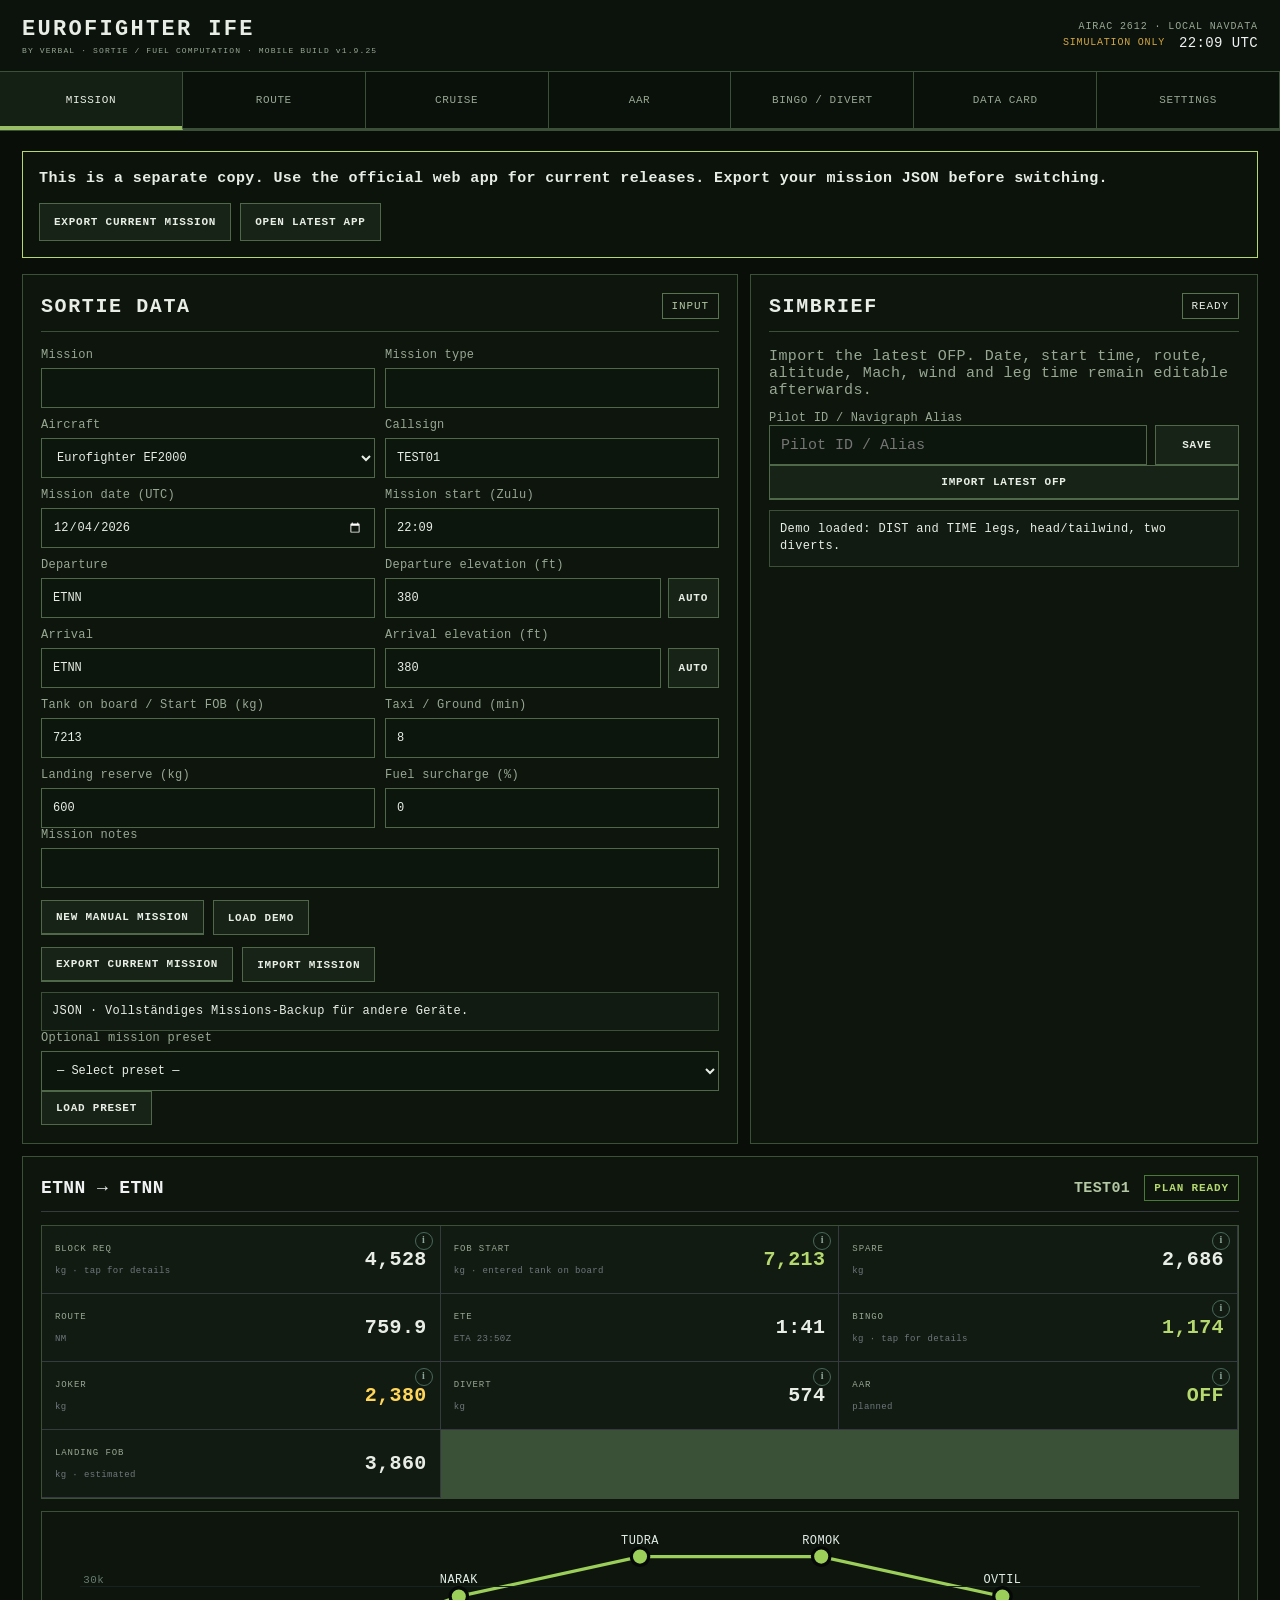
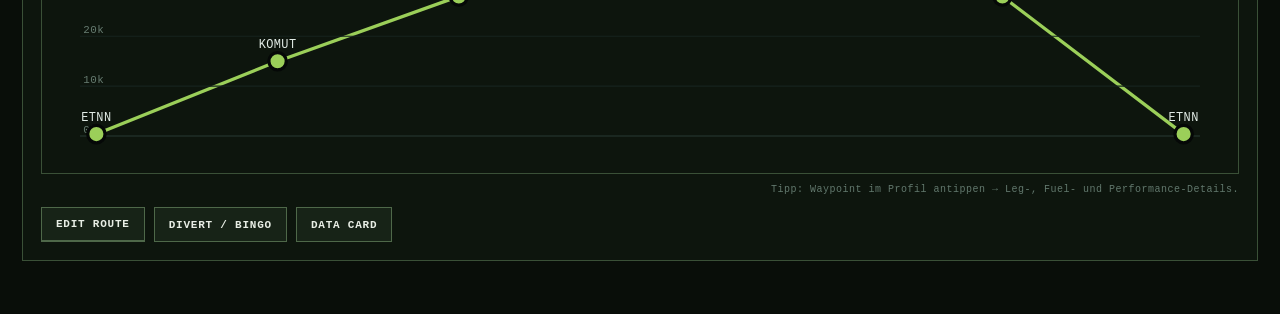
<file: index.html>
<!doctype html>
<html lang="en">
<head>
  <meta charset="utf-8" />
  <meta name="viewport" content="width=device-width,initial-scale=1,viewport-fit=cover" />
  <meta name="theme-color" content="#091009" />
  <title>Eurofighter IFE Fuel Calculator</title>
  <link rel="manifest" href="manifest.webmanifest" />
  <link rel="icon" href="icons/icon.svg" />
  <link rel="stylesheet" href="styles.css?v=1.9.25" />
</head>
<body>
<div class="app-shell">
  <header class="topbar">
    <div class="brand">
      <img src="icons/icon.svg" alt="" />
      <div><strong class="brand-title-full">EUROFIGHTER IFE FUEL CALCULATOR</strong><strong class="brand-title-efb" aria-hidden="true">EUROFIGHTER IFE</strong><span>BY VERBAL · SORTIE / FUEL COMPUTATION · MOBILE BUILD v1.9.25</span></div>
    </div>
    <div class="top-status"><span id="airacStatus" class="navdata-cycle" title="Current AIRAC calendar cycle; bundled local navdata is not certified to this cycle.">AIRAC ---- · LOCAL NAVDATA</span><span class="sim-only">SIMULATION ONLY</span><span id="dataStatus" class="chip">LOADING</span><span id="clock">--:-- UTC</span></div>
  </header>

  <nav class="tabs" aria-label="Main navigation">
    <button class="tab active" data-view="mission"><span class="tab-icon">✈</span><span>MISSION</span></button>
    <button class="tab" data-view="route"><span class="tab-icon">⌖</span><span>ROUTE</span></button>
    <button class="tab" data-view="cruise"><span class="tab-icon">≋</span><span>CRUISE</span></button>
    <button class="tab" data-view="aar"><span class="tab-icon">⇄</span><span>AAR</span></button>
    <button class="tab" data-view="bingo"><span class="tab-icon">△</span><span>BINGO / DIVERT</span></button>
    <button class="tab" data-view="card"><span class="tab-icon">▤</span><span>DATA CARD</span></button>
    <button class="tab" data-view="settings"><span class="tab-icon">⚙</span><span>SETTINGS</span></button>
  </nav>

  <main>
    <aside id="appUpdateBanner" class="app-update-notice" role="status" hidden>
      <strong id="appUpdateNotice"></strong>
      <div class="button-row">
        <button id="applyAppUpdate" class="primary" type="button" hidden>UPDATE NOW</button>
        <button id="updateExportMission" class="secondary" type="button">EXPORT CURRENT MISSION</button>
        <a id="latestAppLink" class="secondary link-button" href="https://ife-eufi-fuelcalc-test.topstoni81.workers.dev/" target="_blank" rel="noopener">OPEN LATEST APP</a>
        <button id="downloadUpdateRecovery" class="secondary" type="button" hidden>DOWNLOAD RECOVERY JSON</button>
      </div>
    </aside>
    <section class="view active" id="view-mission">
      <div class="mission-layout">
        <section class="panel sortie-panel">
          <div class="panel-title"><h2>SORTIE DATA</h2><span class="tag input-tag">INPUT</span></div>
          <div class="form-grid two">
            <label>Mission<input id="missionName" maxlength="80" /></label>
            <label>Mission type<input id="missionType" maxlength="24" /></label>
            <label>Aircraft<select id="aircraft"></select></label>
            <label>Callsign<input id="callsign" placeholder="z. B. VIPER 11" /></label>
            <label>Mission date (UTC)<input id="missionDate" type="date" /></label>
            <label>Mission start (Zulu)<input id="startZulu" inputmode="numeric" placeholder="HH:MM" /></label>
            <label>Departure<input id="departure" list="airportList" value="ETNN" autocapitalize="characters" /></label>
            <label>Departure elevation (ft)<div class="input-action"><input id="depElevation" inputmode="numeric" value="380" /><button id="depElevAuto" class="secondary mini-btn" type="button">AUTO</button></div></label>
            <label>Arrival<input id="arrival" list="airportList" value="ETNN" autocapitalize="characters" /></label>
            <label>Arrival elevation (ft)<div class="input-action"><input id="arrElevation" inputmode="numeric" value="380" /><button id="arrElevAuto" class="secondary mini-btn" type="button">AUTO</button></div></label>
            <label>Tank on board (kg)<input id="tankOnBoard" inputmode="decimal" value="7213" /></label>
            <label>Taxi / Ground (min)<input id="taxiMin" inputmode="decimal" value="8" /></label>
            <label>Landing reserve (kg)<input id="reserveKg" inputmode="decimal" value="600" /></label>
            <label>Fuel surcharge (%)<input id="surchargePct" inputmode="decimal" value="0" /></label>
          </div>
          <label>Mission notes<input id="missionNotes" maxlength="600" /></label>
          <div class="button-row">
            <button id="newManualMission" class="primary">NEW MANUAL MISSION</button>
            <button id="loadDemo" class="secondary">LOAD DEMO</button>
          </div>
          <div class="button-row mission-backup-actions">
            <button id="exportCurrentMission" class="primary" type="button">EXPORT CURRENT MISSION</button>
            <button id="importMission" class="secondary" type="button">IMPORT MISSION</button>
            <input id="missionImportFile" type="file" accept=".json,application/json" hidden />
          </div>
          <div id="missionBackupStatus" class="message" role="status" aria-live="polite">JSON · Vollständiges Missions-Backup für andere Geräte.</div>
          <label>Optional mission preset<select id="missionPreset"><option value="">— Select preset —</option><option value="rhine-sentinelle-ghost-2026-10-10">RHINE SENTINELLE – GHOST – 10.10.2026</option></select></label>
          <button id="loadMissionPreset" class="secondary" type="button" disabled>LOAD PRESET</button>
          <p id="missionPresetNote" class="hint hidden"></p>
        </section>

        <section class="panel simbrief-panel">
          <div class="panel-title"><h2>SIMBRIEF</h2><span id="simbriefState" class="badge">READY</span></div>
          <p class="muted">Letzten OFP importieren. Danach bleiben Route, Höhe, Mach und Wind editierbar.</p>
          <label>Pilot ID / Navigraph Alias</label>
          <div class="inline"><input id="simbriefUser" placeholder="Pilot ID / Alias" /><button id="savePilot" class="secondary compact">SAVE</button></div>
          <button id="importSimbrief" class="primary full">IMPORT LATEST OFP</button>
          <div id="simbriefMessage" class="message">Noch kein Import.</div>
        </section>

        <section class="panel mission-board full-span">
          <div class="board-topline"><span id="missionRoute">ETNN → ETNN</span><span id="missionCallsign">NO CALLSIGN</span><span id="planStatus" class="badge">CHECK</span></div>
          <div class="instrument-grid">
            <div class="instrument info-card" data-info="block"><small>BLOCK REQ</small><strong id="missionBlock">—</strong><em>kg · tap for details</em></div>
            <div class="instrument green info-card" data-info="fob"><small>FOB START</small><strong id="missionFob">—</strong><em>kg · entered tank on board</em></div>
            <div class="instrument info-card" data-info="spare"><small>SPARE</small><strong id="missionSpare">—</strong><em>kg</em></div>
            <div class="instrument"><small>ROUTE</small><strong id="missionDistance">0</strong><em>NM</em></div>
            <div class="instrument"><small>ETE</small><strong id="missionTime">0:00</strong><em id="missionEtaZulu">ETA --:--Z</em></div>
            <div class="instrument bingo info-card" data-info="bingo"><small>BINGO</small><strong id="missionBingo">—</strong><em>kg · tap for details</em></div>
            <div class="instrument joker info-card" data-info="joker"><small>JOKER</small><strong id="missionJoker">—</strong><em>kg</em></div>
            <div class="instrument info-card" data-info="divert"><small>DIVERT</small><strong id="missionDivert">—</strong><em>kg</em></div>
            <div class="instrument aar info-card" data-info="aar"><small>AAR</small><strong id="missionAar">OFF</strong><em id="missionAarUnit">planned</em></div>
            <div class="instrument"><small>LANDING FOB</small><strong id="missionLandingFob">—</strong><em>kg · estimated</em></div>
          </div>
          <svg id="missionProfile" viewBox="0 0 1100 240" role="img" aria-label="Routenprofil"></svg><p class="tap-hint">Tipp: Waypoint im Profil antippen → Leg-, Fuel- und Performance-Details.</p>
          <div class="quick-actions"><button class="primary jump" data-target="route">EDIT ROUTE</button><button class="secondary jump" data-target="bingo">DIVERT / BINGO</button><button class="secondary jump" data-target="card">DATA CARD</button></div>
        </section>
      </div>
    </section>

    <section class="view" id="view-route">
      <section class="panel route-panel">
        <div class="panel-title route-title">
          <div><h2>ROUTE / LEG EDITOR</h2><p class="muted">Waypoint → ALT → Mach → Zeit (ETA Z) → NM → Hold/WP OUT. Auf Tablet: Waypoint antippen, Felder öffnen oder schließen. Eingabe mit Enter oder beim Verlassen des Feldes übernehmen. Departure/Arrival und Platzhöhen unter Mission ändern.</p></div>
          <div class="metrics"><span><small>DIST</small><b id="totalDistance">0 NM</b></span><span><small>ETE</small><b id="totalTime">0:00</b></span><span><small>TRIP</small><b id="totalTripFuel">0 kg</b></span></div>
        </div>
        <div class="route-scroll-cue" aria-hidden="true">↔ horizontal wischen für ETE · Fuel · FOB</div>
        <div class="route-table-wrap">
          <table class="route-table">
            <thead><tr><th>#</th><th>WP</th><th>ALT ft</th><th>MACH</th><th>TIME / ETA Z · WP IN</th><th>NM</th><th>HOLD / WP OUT</th><th>WIND kt</th><th>MODE</th><th>MIN EDIT</th><th>ETE</th><th>LEG kg</th><th title="Fuel required at this waypoint for the remaining route and recovery">RECOV kg</th><th>FOB IN / OUT</th><th>MOVE</th></tr></thead>
            <tbody id="routeBody"></tbody>
          </table>
        </div>
        <div class="route-actions"><button id="addWaypoint" class="primary">＋ ADD WAYPOINT</button><button id="recalculate" class="secondary">↻ RECALCULATE</button><button id="saveMission" class="secondary">SAVE LOCAL</button><button id="loadMission" class="secondary">LOAD LOCAL</button></div>
      </section>
      <section class="panel profile-panel"><div class="panel-title"><h2>VERTICAL PROFILE</h2><span class="tag">LIVE</span></div><svg id="routeSvg" viewBox="0 0 1100 260"></svg></section>
    </section>

    <section class="view" id="view-cruise">
      <div class="cruise-layout">
        <section class="panel">
          <div class="panel-title"><h2>CRUISE CALCULATOR</h2><span class="tag input-tag">EXCEL LOGIC</span></div>
          <p class="muted">Gesamtstrecke oder Gesamtzeit planen. Steig- und Sinkflug sind enthalten.</p>
          <div class="form-grid two">
            <label>Calculation mode<select id="cruiseMode"><option value="distance">DISTANCE (NM)</option><option value="time">TOTAL TIME (MIN)</option></select></label>
            <label id="cruiseDistanceSourceLabel">Distance source<select id="cruiseDistanceSource"><option value="route">CURRENT ROUTE · AUTO</option><option value="direct">DEP → ARR DIRECT · AUTO</option><option value="manual">MANUAL DISTANCE</option></select></label>
            <label id="cruiseDistanceLabel">Distance (NM)<input id="cruiseDistance" inputmode="decimal" value="0" readonly /></label>
            <label id="cruiseTimeLabel" class="hidden">Total flight time (min)<input id="cruiseTimeInput" inputmode="decimal" value="60" /></label>
            <label>Cruise altitude (ft)<input id="cruiseAltitude" inputmode="numeric" value="30000" /></label>
            <label>Mach<input id="cruiseMach" inputmode="decimal" value="0.85" /></label>
            <label>Wind component (kt)<input id="cruiseWind" inputmode="decimal" value="0" /><small>+ tailwind / − headwind</small></label>
            <label>Departure elevation (ft)<input id="cruiseDepElev" inputmode="numeric" value="380" /></label>
            <label>Arrival elevation (ft)<input id="cruiseArrElev" inputmode="numeric" value="380" /></label>
          </div>
          <button id="cruiseUseMissionAirports" class="secondary full">SYNC WITH CURRENT MISSION</button>
        </section>
        <section class="panel cruise-result-panel">
          <div class="panel-title"><h2>RESULT</h2><span id="cruiseStatus" class="badge">CHECK</span></div>
          <div class="instrument-grid cruise-instruments">
            <div class="instrument"><small>CLIMB</small><strong id="cruiseClimbFuel">—</strong><em>kg</em></div>
            <div class="instrument green"><small>CRUISE</small><strong id="cruiseCruiseFuel">—</strong><em>kg</em></div>
            <div class="instrument"><small>DESCENT</small><strong id="cruiseDescentFuel">—</strong><em>kg</em></div>
            <div class="instrument"><small>FLIGHT</small><strong id="cruiseFlightFuel">—</strong><em>kg</em></div>
            <div class="instrument"><small>ETE</small><strong id="cruiseResultTime">—</strong><em>h:mm</em></div>
            <div class="instrument"><small>DIST</small><strong id="cruiseResultDistance">—</strong><em>NM</em></div>
            <div class="instrument bingo"><small>BLOCK</small><strong id="cruiseBlockFuel">—</strong><em>kg</em></div>
            <div class="instrument"><small>FF</small><strong id="cruiseFlow">—</strong><em>kg/min</em></div>
          </div>
          <div id="cruiseDetails" class="message"></div>
        </section>
      </div>
    </section>

    <section class="view" id="view-aar">
      <div class="aar-layout">
        <section class="panel aar-main">
          <div class="panel-title"><h2>AIR-TO-AIR REFUELING</h2><span class="tag input-tag">PLANNING</span></div>
          <div class="aar-enable-row"><label class="switch"><input id="aarEnabled" type="checkbox" /><span></span></label><strong>PLAN AAR</strong><small>Planned refueling can reduce the required block fuel.</small></div>
          <div class="form-grid two">
            <label>AAR after waypoint<select id="aarWp"></select></label>
            <label>Aircraft tank capacity (kg)<input id="aarCapacity" readonly /></label>
            <label>ARIP<input id="aarArip" maxlength="12" placeholder="—" /></label>
            <label>ARCP<input id="aarArcp" maxlength="12" placeholder="TOD" /></label>
            <label>Tanker type<input id="aarTankerType" value="A330 MRTT" readonly /></label>
            <label>Tanker callsign<input id="aarTankerCallsign" maxlength="24" /></label>
            <label>Frequency / status<input id="aarFrequency" maxlength="80" /></label>
            <label>ARCT PLAN (Zulu)<input id="aarPlannedArct" maxlength="6" placeholder="HH:MM" /></label>
            <label>AAR OUT PLAN (Zulu)<input id="aarPlannedOut" maxlength="6" placeholder="HH:MM" /></label>
            <label>AAR altitude (FL)<input id="aarAlt" inputmode="numeric" value="230" /></label>
            <label>AAR speed (KIAS)<input id="aarSpeed" inputmode="numeric" value="285" /></label>
            <label>Transfer rate mode<select id="aarRateMode"><option value="AUTO" selected>AUTO - from measurements</option><option value="MANUAL">MANUAL - override</option></select></label>
            <label>Effective gross rate (kg/min)<input id="aarTransferRate" inputmode="decimal" readonly placeholder="Calculated automatically" /></label>
            <label>RATE SOURCE<input id="aarRateSource" value="AUTO" readonly /></label>
            <label>AAR EVENT DURATION (min)<input id="aarDuration" inputmode="decimal" value="10" /></label>
            <label>Configuration<select id="aarConfig"><option value="CLEAN">CLEAN</option><option value="3 BAGS">3 BAGS</option></select></label>
            <label>AUTO target FOB OUT (kg)<input id="aarTargetOut" inputmode="decimal" placeholder="AUTO · continuation requirement" /></label>
            <label>BINGO 2 (kg)<input id="aarBingo2" inputmode="numeric" placeholder="1650" /></label>
            <label>B2 → RTB<input id="aarB2Rtb" maxlength="8" placeholder="ETSN" /></label>
          </div>
          <div class="instrument-grid aar-instruments">
            <div class="instrument"><small>CURRENT START FUEL</small><strong id="aarCurrentStart">—</strong><em>kg · Mission input</em></div>
            <div class="instrument"><small>FUEL TO AAR POINT</small><strong id="aarBurnToPoint">—</strong><em>kg · ground + route</em></div>
            <div class="instrument"><small>FOB AT AAR · CURRENT</small><strong id="aarFobBefore">—</strong><em>kg before refuel</em></div>
            <div class="instrument"><small id="aarRequiredAfterLabel">TARGET FOB OUT</small><strong id="aarRequiredAfter">—</strong><em>kg · finish + divert + reserve</em></div>
            <div class="instrument green"><small>REQUIRED ONLOAD · AUTO</small><strong id="aarSuggested">—</strong><em>kg · target − FOB IN + AAR burn</em></div>
            <div class="instrument"><small>TANK SPACE · CURRENT</small><strong id="aarTankSpace">—</strong><em>kg · before AAR burn</em></div>
          </div>
          <div class="aar-control">
            <div class="inline-switch"><label class="switch"><input id="aarManualToggle" type="checkbox" /><span></span></label><span>Fixed / manual AAR onload</span><input id="aarManualKg" inputmode="numeric" placeholder="kg" disabled /></div>
            <div class="aar-auto-summary"><span>RECEIVER FUEL FLOW</span><strong id="aarReceiverFlow">—</strong><small id="aarRateBasis">Calculated from altitude, speed and configuration.</small></div>
            <div id="aarTransferStatus" class="message" role="status">AAR OFF</div>
            <details class="aar-method"><summary>Calculation basis</summary><p>Automatic rates use the A330 MRTT simulator measurements and the fuel band being filled. Gross rate includes modeled receiver burn. Comparable profiles are interpolated; other conditions use a labelled reference estimate. CLEAN burn uses the existing 3 BAGS consumption model as an approximation.</p><p>Transfer time is fuel-flow time. Event duration also includes orbit/delay burn. Manual gross onload remains exact; start fuel and route distances are never adjusted to fit a result.</p></details>
          </div>
          <div class="aar-result">
            <div><span>PLANNED / GROSS ONLOAD</span><strong id="aarPlanned">—</strong><small>kg · tanker transfer</small></div>
            <div><span>FOB AFTER LOAD</span><strong id="aarFobAfterLoad">—</strong><small>kg · FOB IN + gross onload (accounting)</small></div>
            <div><span>AAR BURN</span><strong id="aarDurationBurn">—</strong><small>kg · receiver own burn</small></div>
            <div><span>FOB OUT</span><strong id="aarFobAfter">—</strong><small>kg · actual after AAR phase</small></div>
            <div><span>AAR OUT TIME</span><strong id="aarOutTime">—</strong><small>Zulu</small></div>
            <div><span>REQUIRED BLOCK WITH AAR</span><strong id="aarBlockRequired">—</strong><small>kg · planning minimum for this gross onload</small></div>
            <div><span>STATUS</span><strong id="aarStatus">OFF</strong><small id="aarStatusDetail">AAR not planned</small></div>
          </div>
        </section>
        <aside class="aar-side">
          <section class="panel aar-ticket-panel">
            <div class="panel-title"><h2>AAR PLAN</h2><span class="tag">LIVE</span></div>
          <div class="aar-ticket-wrap">
            <article class="aar-ticket" id="aarTicket">
              <div class="aar-ticket-title">AAR PLAN 01</div>
              <div class="aar-ticket-rule"></div>
              <div class="aar-ticket-row"><span>ARIP</span><b id="aarTicketArip">—</b></div>
              <div class="aar-ticket-row"><span>ARCP</span><b id="aarTicketArcp">—</b></div>
              <div class="aar-ticket-row"><span>ARCT</span><b id="aarTicketArct">—</b></div>
              <div class="aar-ticket-gap"></div>
              <div class="aar-ticket-row"><span>ALT</span><b id="aarTicketAlt">FL230</b></div>
              <div class="aar-ticket-row"><span>SPD</span><b id="aarTicketSpeed">285 KIAS</b></div>
              <div class="aar-ticket-row"><span>CONF</span><b id="aarTicketConfig">CLEAN</b></div>
              <div class="aar-ticket-row"><span>TANKER</span><b id="aarTicketTanker">—</b></div>
              <div class="aar-ticket-row"><span>CALLSIGN</span><b id="aarTicketCallsign">—</b></div>
              <div class="aar-ticket-row"><span>FREQ / STATUS</span><b id="aarTicketFrequency">—</b></div>
              <div class="aar-ticket-row"><span>ARCT / OUT PLAN</span><b id="aarTicketPlanTimes">—</b></div>
              <div class="aar-ticket-rule"></div>
              <div class="aar-ticket-row"><span>FOB IN</span><b id="aarTicketFobIn">—</b></div>
              <div class="aar-ticket-row" id="aarTicketTargetRow"><span>TARGET FOB OUT</span><b id="aarTicketTarget">—</b></div>
              <div class="aar-ticket-row"><span>GROSS ONLOAD</span><b id="aarTicketOnload">—</b></div>
              <div class="aar-ticket-row"><span>TRANSFER RATE</span><b id="aarTicketRate">—</b></div>
              <div class="aar-ticket-row"><span>RATE SOURCE</span><b id="aarTicketRateSource">MANUAL</b></div>
              <div class="aar-ticket-row"><span>EST XFER TIME</span><b id="aarTicketTransferTime">N/A / RATE REQUIRED</b></div>
              <div class="aar-ticket-row"><span>AAR EVENT</span><b id="aarTicketEvent">—</b></div>
              <div class="aar-ticket-row"><span>FOB AFTER LOAD</span><b id="aarTicketAfterLoad">—</b></div>
              <div class="aar-ticket-row"><span>AAR BURN</span><b id="aarTicketBurn">—</b></div>
              <div class="aar-ticket-row"><span>FOB OUT</span><b id="aarTicketFobOut">—</b></div>
              <div class="aar-ticket-row"><span>TRANSFER / ORBIT BURN</span><b id="aarTicketTime">—</b></div>
              <div class="aar-ticket-row"><span>AAR OUT</span><b id="aarTicketOut">--:--</b></div>
              <div class="aar-ticket-rule"></div>
              <div class="aar-ticket-row aar-ticket-critical"><span>BINGO 2</span><b id="aarTicketBingo2">—</b></div>
              <div class="aar-ticket-row aar-ticket-critical"><span>B2 → RTB</span><b id="aarTicketRtb">—</b></div>
              <div class="aar-ticket-row"><span>BINGO (NO AAR)</span><b id="aarTicketBingo">—</b></div>
              <div class="aar-ticket-row aar-ticket-critical"><span>JOKER</span><b id="aarTicketJoker">—</b></div>
              <div class="aar-ticket-row"><span>JOKER WP</span><b id="aarTicketJokerWp">—</b></div>
              <div class="aar-ticket-foot">SIMULATION ONLY · *FOB AFTER LOAD: ACCOUNTING ONLY · TRANSFER + RECEIVER BURN, THEN ORBIT · WITHOUT RATE: TRANSFER FEASIBILITY UNVERIFIED</div>
            </article>
          </div>
            <div class="aar-ticket-actions"><button id="printAarTicket" class="primary">PRINT / SAVE PDF</button></div>
          </section>
          <section class="panel aar-note">
          <div class="panel-title"><h2>AAR LOGIC</h2><span class="tag">LIVE</span></div>
          <div class="info-lines">
            <div><span>Fuel to AAR point</span><b id="aarBurnToWp">—</b></div>
            <div><span>Mission requirement without AAR</span><b id="aarBaseBlock">—</b></div>
            <div><span>Effective accepted onload</span><b id="aarAccepted">—</b></div>
            <div><span>Shortfall after AAR</span><b id="aarShortfall">—</b></div>
          </div>
          <p class="hint">AUTO: Required gross onload = target FOB OUT − FOB IN + event burn, minimum zero. Receiver burn is calculated from AAR altitude, speed and the available consumption model. Bingo/Joker exclude the onload credit and include planned event burn.</p>
          </section>
        </aside>
      </div>
    </section>

    <section class="view" id="view-bingo">
      <div class="bingo-layout">
        <section class="panel divert-panel full-span">
          <div class="panel-title"><h2>DIVERT PROFILE</h2><span class="tag input-tag">AUTO</span></div>
          <p class="hint">Der Divert rechnet vereinfacht ab Arrival zum Alternate. Einen nicht separat modellierten Missed Approach / Recovery-Zusatz hier als kg ergänzen.</p>
          <div class="form-grid four">
            <label>Divert altitude (ft)<input id="divertAltitude" inputmode="numeric" value="30000" /></label>
            <label>Divert Mach<input id="divertMach" inputmode="decimal" value="0.85" /></label>
            <label>Wind component (kt)<input id="divertWind" inputmode="decimal" value="0" /></label>
            <label>Missed approach / Recovery extra (kg)<input id="recoveryExtra" inputmode="decimal" value="0" /></label>
          </div>
          <div class="divert-grid">
            <div class="divert-card">
              <div class="divert-heading"><strong>DIVERT 1</strong><span id="divert1Status" class="mini-status">NOT SET</span></div>
              <div class="form-grid two">
                <label>Air base search<input id="alternate1Search" placeholder="ICAO / name / country" autocomplete="off" /></label>
                <label>Country<select id="alternate1Country"></select></label>
                <div id="alternate1Results" class="airbase-results full-row" aria-live="polite"></div>
                <label>Alternate / manual ICAO<input id="alternate1" list="airportList" placeholder="ICAO" autocapitalize="characters" /></label>
                <label>Manual distance (NM)<input id="divert1ManualDist" inputmode="decimal" placeholder="auto" /></label>
                <label>Manual elevation (ft)<input id="divert1ManualElev" inputmode="decimal" placeholder="auto" /></label>
                <label>Used distance<input id="divert1Distance" readonly /></label>
                <div id="alternate1Selected" class="airbase-selected full-row"></div>
              </div>
              <div class="divert-result"><span>FUEL <b id="divert1Fuel">—</b> kg</span><span>ETE <b id="divert1Time">—</b></span></div>
            </div>
            <div class="divert-card">
              <div class="divert-heading"><strong>DIVERT 2</strong><span id="divert2Status" class="mini-status">OPTIONAL</span></div>
              <div class="form-grid two">
                <label>Air base search<input id="alternate2Search" placeholder="ICAO / name / country" autocomplete="off" /></label>
                <label>Country<select id="alternate2Country"></select></label>
                <div id="alternate2Results" class="airbase-results full-row" aria-live="polite"></div>
                <label>Alternate / manual ICAO<input id="alternate2" list="airportList" placeholder="ICAO" autocapitalize="characters" /></label>
                <label>Manual distance (NM)<input id="divert2ManualDist" inputmode="decimal" placeholder="auto" /></label>
                <label>Manual elevation (ft)<input id="divert2ManualElev" inputmode="decimal" placeholder="auto" /></label>
                <label>Used distance<input id="divert2Distance" readonly /></label>
                <div id="alternate2Selected" class="airbase-selected full-row"></div>
              </div>
              <div class="divert-result"><span>FUEL <b id="divert2Fuel">—</b> kg</span><span>ETE <b id="divert2Time">—</b></span></div>
            </div>
          </div>
          <label>Used divert<select id="divertSelection"><option value="auto">AUTO · higher fuel requirement</option><option value="1">DIVERT 1</option><option value="2">DIVERT 2</option></select></label>
          <div class="used-divert">USED DIVERT <strong id="divertUsedFuel">—</strong> kg <span id="divertUsedName">—</span></div>
        </section>

        <section class="panel">
          <div class="panel-title"><h2>BINGO / JOKER</h2><span class="tag">WP BASED</span></div>
          <label>Bingo reference point<select id="bingoWp"></select></label>
          <label>Joker checkpoint<select id="jokerWp"></select></label>
          <label>Joker basis<select id="jokerBasis"><option value="in" selected>WP IN / before HOLD</option><option value="out">WP OUT / after HOLD</option></select></label>
          <div class="bingo-suggest">
            <div><small>ARRIVAL RECOVERY FLOOR</small><strong id="arrivalRecoveryFloor">—</strong><span>Divert + Missed/Recovery extra + Reserve. Das ist nur der Bedarf ab Arrival, nicht das positionsabhängige Bingo früher in der Mission.</span></div>
            <button id="useArrivalReference" class="secondary compact" type="button">USE ARRIVAL</button>
          </div>
          <div class="threshold-grid">
            <div class="threshold bingo"><span>BINGO USED</span><strong id="bingoUsed">—</strong><small id="bingoMode">AUTO</small></div>
            <div class="threshold joker"><span>JOKER USED</span><strong id="jokerUsed">—</strong><small id="jokerMode">AUTO</small></div>
          </div>
          <div class="auto-line"><span>Bingo auto</span><b id="bingoAuto">—</b></div>
          <div class="inline-switch"><label class="switch"><input id="bingoManualToggle" type="checkbox" /><span></span></label><span>Manual Bingo</span><input id="bingoManual" inputmode="numeric" placeholder="kg" disabled /></div>
          <div class="auto-line"><span id="jokerAutoLabel">Joker auto @ selected WP IN</span><b id="jokerAuto">—</b></div>
          <label>Joker buffer over Bingo (kg)<input id="jokerBuffer" inputmode="numeric" value="795" /></label>
          <div class="inline-switch"><label class="switch"><input id="jokerManualToggle" type="checkbox" /><span></span></label><span>Manual Joker</span><input id="jokerManual" inputmode="numeric" placeholder="kg" disabled /></div>
        </section>

        <section class="panel">
          <div class="panel-title"><h2>FUEL BUILD-UP</h2><span class="tag">LIVE</span></div>
          <div class="info-lines">
            <div><span>Remaining mission @ Bingo ref</span><b id="bingoRemaining">—</b></div>
            <div><span>Estimated FOB @ Bingo ref IN</span><b id="bingoFobAt">—</b></div>
            <div><span>Bingo margin</span><b id="bingoMargin">—</b></div>
            <div><span id="jokerRemainingLabel">Remaining mission @ Joker WP IN</span><b id="jokerRemaining">—</b></div>
            <div><span>Estimated FOB @ Joker basis</span><b id="jokerFobAt">—</b></div>
            <div><span>Joker margin</span><b id="jokerMargin">—</b></div>
            <div><span>Divert used</span><b id="bingoDivert">—</b></div>
            <div><span>Missed / Recovery extra</span><b id="bingoRecovery">—</b></div>
            <div><span>Landing reserve</span><b id="bingoReserve">—</b></div>
          </div>
          <p class="hint"><b>Bingo ist positionsabhängig:</b> ab dem gewählten Bezugspunkt muss der Fuel für die restliche geplante Route bis zur Recovery plus Divert, Missed/Recovery-Zusatz und Reserve reichen. Am Arrival selbst bleibt nur der Recovery Floor. Joker wird separat am gewählten Joker-Checkpoint berechnet. Mit WP IN gilt er bei Ankunft vor einem Hold; mit WP OUT gilt er nach Hold/PUSH.</p>
        </section>
      </div>
    </section>

    <section class="view" id="view-card">
      <div class="card-toolbar"><button id="printCard" class="primary">PRINT / SAVE PDF</button><button id="refreshCard" class="secondary">REFRESH</button><span class="muted">Eigene Missionskarte aus dem aktuellen App-Zustand</span></div>
      <article id="dataCardSheet" class="data-card-sheet"></article>
    </section>

    <section class="view" id="view-settings">
      <div class="settings-layout">
        <section class="panel full-span">
          <div class="panel-title"><h2>APP UPDATES & USER GUIDE</h2><span class="tag" id="installedAppVersion">v1.9.25</span></div>
          <p id="appInstallType" class="hint"></p>
          <p class="hint">Use the official web app, or install it from your browser to the home screen. GitHub ZIP/HTML downloads are separate copies and need manual replacement. Update checks contact GitHub without sending mission data.</p>
          <div class="button-row">
            <button id="checkAppUpdates" class="primary" type="button">CHECK FOR UPDATES</button>
            <a id="settingsLatestApp" class="secondary link-button" href="https://ife-eufi-fuelcalc-test.topstoni81.workers.dev/" target="_blank" rel="noopener">OPEN OFFICIAL APP</a>
            <a class="secondary link-button" href="https://ife-eufi-fuelcalc-test.topstoni81.workers.dev/Eurofighter_IFE_User_Guide_EN.pdf" target="_blank" rel="noopener">USER GUIDE · EN</a>
            <a class="secondary link-button" href="https://ife-eufi-fuelcalc-test.topstoni81.workers.dev/Eurofighter_IFE_Anleitung.pdf" target="_blank" rel="noopener">ANLEITUNG · DE</a>
          </div>
          <p id="appUpdateStatus" class="message" aria-live="polite">Update check pending.</p>
        </section>
        <section class="panel">
          <div class="panel-title"><h2>AIRCRAFT PROFILES</h2></div>
          <div id="aircraftProfileList" class="profile-list"></div>
          <p id="profilesHint" class="hint">Weitere Muster lassen sich später als eigenes Profil mit Tankkapazität, Ground/Climb/Descent und eigener Fuel-Flow-Tabelle ergänzen.</p>
        </section>
        <section class="panel">
          <div class="panel-title"><h2 id="displayHeading">APPEARANCE & LANGUAGE</h2><span class="tag">DISPLAY</span></div>
          <label id="layoutLabel">Interface layout<select id="layoutSelect">
            <option value="ops" selected>OPS · CURRENT</option>
            <option value="efb">OPERATIONAL · EFB</option>
          </select></label>
          <label id="languageLabel">Language / Sprache<select id="languageSelect"><option value="de">Deutsch</option><option value="en" selected>English</option></select></label>
          <label id="themeLabel">Color / day-night theme<select id="themeSelect">
            <option value="night-cyan">NIGHT · CYAN</option>
            <option value="night-white">NIGHT · WHITE</option>
            <option value="ops-green" selected>OPS · GREEN</option>
            <option value="day">DAY · HIGH CONTRAST</option>
          </select></label>
          <p id="themeHint" class="hint">Farben ändern nur die Darstellung. Grün/Amber/Rot bleiben für Status- und Warnwerte reserviert.</p><p id="airacHint" class="hint">AIRAC zeigt den aktuellen 28-Tage-Kalenderzyklus. Die lokale App-Datenbank wird dadurch nicht als AIRAC-zertifiziert oder vollständig aktuell ausgewiesen.</p>
        </section>
        <section class="panel">
          <div class="panel-title"><h2 id="dataModelHeading">DATA MODEL</h2></div>
          <div class="info-lines">
            <div><span id="fuelTableLabel">Fuel table</span><b id="settingsFuelRows">—</b></div>
            <div><span id="aarDataLabel">AAR measurements</span><b id="settingsAarRuns">—</b></div>
            <div><span id="airacCycleLabel">AIRAC calendar cycle</span><b id="settingsAirac">—</b></div>
            <div><span id="navdataStatusLabel">Navdata status</span><b id="settingsNavdataStatus">LOCAL / UNVERIFIED</b></div>
            <div><span id="airportsLabel">Airports</span><b id="settingsAirports">—</b></div>
            <div><span id="localSaveLabel">Local save</span><b id="localSaveValue">DEVICE ONLY</b></div>
            <div><span id="calculationLabel">Calculation</span><b id="calculationValue">OFFLINE</b></div>
          </div>
        </section>
        <section class="panel"><div id="aarMeasurementLog" aria-live="polite"></div></section>
        <section class="panel security-panel">
          <div class="panel-title"><h2 id="securityHeading">SECURITY & PRIVACY</h2><span class="tag">LOCAL FIRST</span></div>
          <div class="security-points">
            <p id="securityNoAccount">No app account, no advertising and no analytics/tracking SDKs.</p>
            <p id="securityLocal">Mission data and settings are stored locally on this device.</p>
            <p id="securityPermissions">The app does not request camera, microphone, location, payment or USB access.</p>
            <p id="securitySimbrief">SimBrief is contacted only when you press Import. Pilot ID/Alias is used; no SimBrief password is requested or stored.</p>
          </div>
          <div class="button-row"><button id="clearLocalData" class="secondary danger-outline" type="button">DELETE LOCAL DATA</button><a id="privacyPolicyLink" class="secondary link-button" href="privacy-policy.html" target="_blank" rel="noopener">PRIVACY POLICY</a></div>
          <div id="securityMessage" class="message">No security guarantee is claimed; the build is designed to minimize permissions and external dependencies.</div>
        </section>
        <section class="panel full-span warning-panel"><strong id="testStatusHeading">SIMULATION / TEST STATUS</strong><p id="testStatusText">Simulator model calculation using measured and interpolated performance data. Not an official flight document and not for real-world operational planning.</p></section>
      </div>
    </section>
  </main>
  <datalist id="airportList"></datalist>
</div>
<div id="infoOverlay" class="info-overlay hidden" aria-hidden="true">
  <div class="info-sheet" role="dialog" aria-modal="true" aria-labelledby="infoTitle">
    <div class="info-sheet-head"><div><small>EUROFIGHTER IFE · DETAIL</small><h3 id="infoTitle">INFO</h3></div><button id="infoClose" class="secondary mini-btn" type="button">CLOSE</button></div>
    <div id="infoBody" class="info-body"></div>
  </div>
</div>
<script src="i18n.js?v=1.9.25"></script>
<script src="logic-core.js?v=1.9.25"></script>
<script src="aar-rate-model.js?v=1.9.25"></script>
<script src="mission-backup.js?v=1.9.25"></script>
<script src="app-updates.js?v=1.9.25"></script>
<script src="app.js?v=1.9.25"></script>
</body>
</html>
</file>
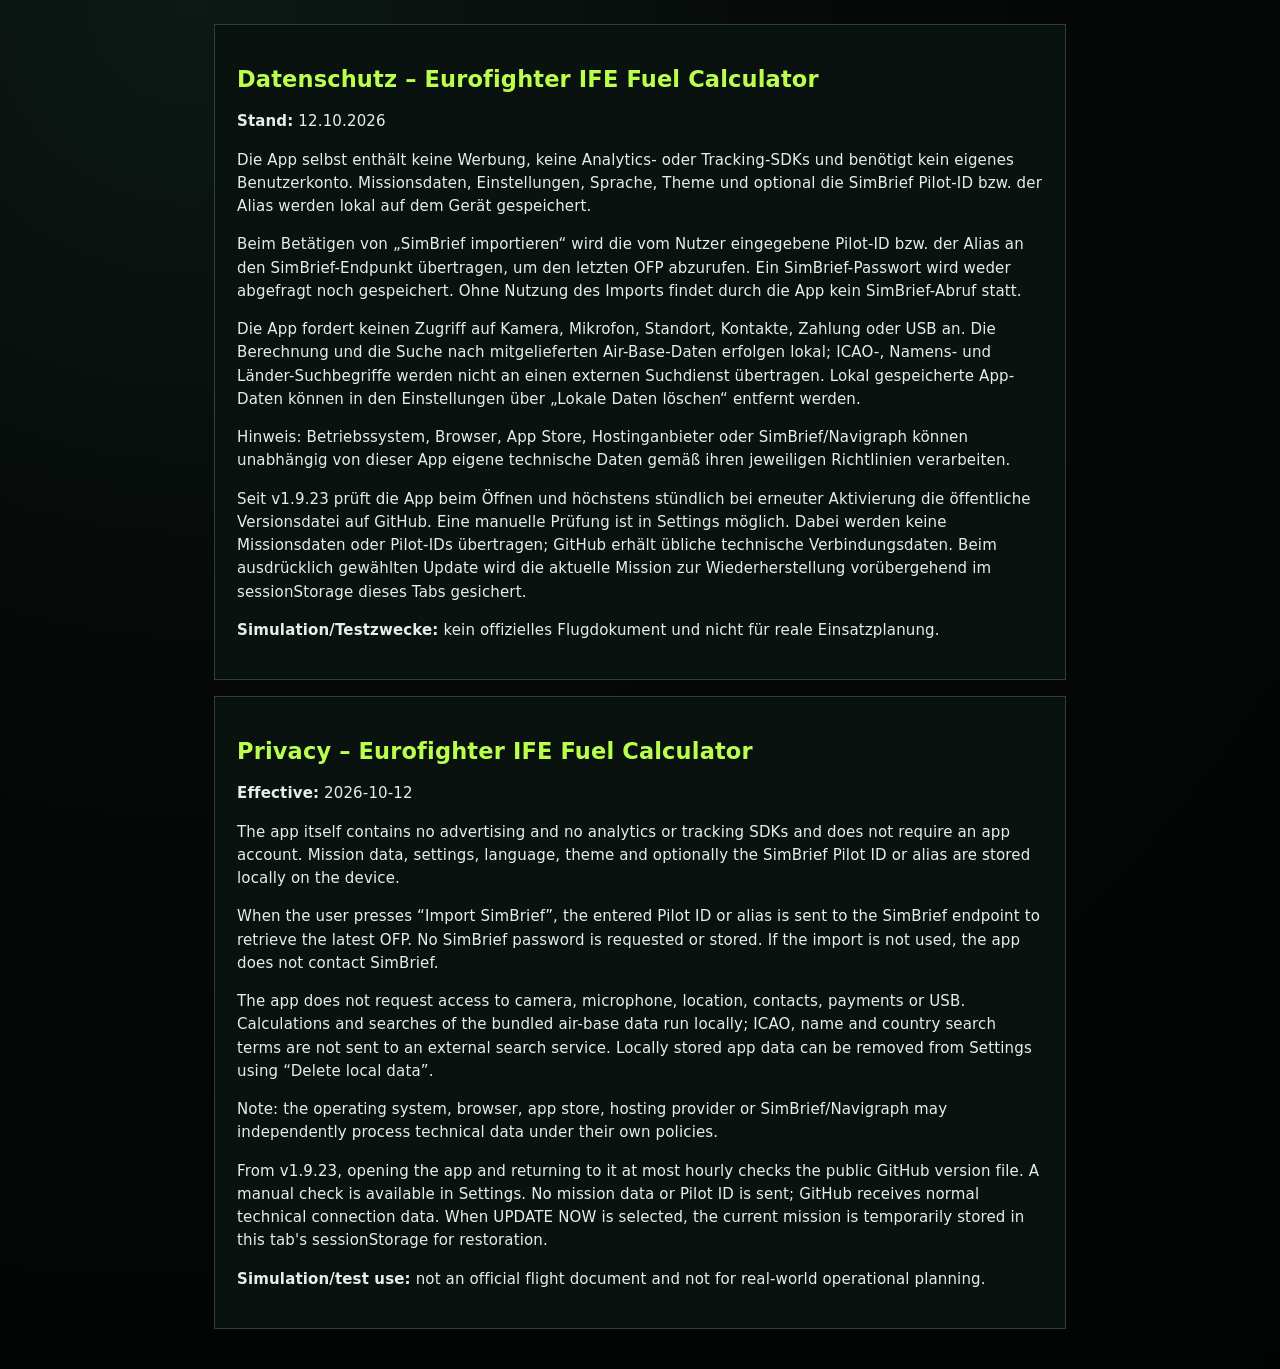
<file: privacy-policy.html>
<!doctype html><html lang="de"><head><meta charset="utf-8"><meta name="viewport" content="width=device-width,initial-scale=1"><meta name="theme-color" content="#091009"><title>Eurofighter IFE Fuel Calculator – Datenschutz / Privacy</title><link rel="stylesheet" href="styles.css?v=1.9.11"><style>main{max-width:900px;margin:auto;padding:24px}.privacy-card{background:var(--panel);border:1px solid var(--line);padding:22px;margin-bottom:16px}.privacy-card h1,.privacy-card h2{color:var(--green)}.privacy-card p,.privacy-card li{line-height:1.55;color:var(--text)}.privacy-card a{color:var(--cyan)}</style></head><body><main><section class="privacy-card"><h1>Datenschutz – Eurofighter IFE Fuel Calculator</h1><p><b>Stand:</b> 12.10.2026</p><p>Die App selbst enthält keine Werbung, keine Analytics- oder Tracking-SDKs und benötigt kein eigenes Benutzerkonto. Missionsdaten, Einstellungen, Sprache, Theme und optional die SimBrief Pilot-ID bzw. der Alias werden lokal auf dem Gerät gespeichert.</p><p>Beim Betätigen von „SimBrief importieren“ wird die vom Nutzer eingegebene Pilot-ID bzw. der Alias an den SimBrief-Endpunkt übertragen, um den letzten OFP abzurufen. Ein SimBrief-Passwort wird weder abgefragt noch gespeichert. Ohne Nutzung des Imports findet durch die App kein SimBrief-Abruf statt.</p><p>Die App fordert keinen Zugriff auf Kamera, Mikrofon, Standort, Kontakte, Zahlung oder USB an. Die Berechnung und die Suche nach mitgelieferten Air-Base-Daten erfolgen lokal; ICAO-, Namens- und Länder-Suchbegriffe werden nicht an einen externen Suchdienst übertragen. Lokal gespeicherte App-Daten können in den Einstellungen über „Lokale Daten löschen“ entfernt werden.</p><p>Hinweis: Betriebssystem, Browser, App Store, Hostinganbieter oder SimBrief/Navigraph können unabhängig von dieser App eigene technische Daten gemäß ihren jeweiligen Richtlinien verarbeiten.</p><p>Seit v1.9.23 prüft die App beim Öffnen und höchstens stündlich bei erneuter Aktivierung die öffentliche Versionsdatei auf GitHub. Eine manuelle Prüfung ist in Settings möglich. Dabei werden keine Missionsdaten oder Pilot-IDs übertragen; GitHub erhält übliche technische Verbindungsdaten. Beim ausdrücklich gewählten Update wird die aktuelle Mission zur Wiederherstellung vorübergehend im sessionStorage dieses Tabs gesichert.</p><p><b>Simulation/Testzwecke:</b> kein offizielles Flugdokument und nicht für reale Einsatzplanung.</p></section><section class="privacy-card"><h2>Privacy – Eurofighter IFE Fuel Calculator</h2><p><b>Effective:</b> 2026-10-12</p><p>The app itself contains no advertising and no analytics or tracking SDKs and does not require an app account. Mission data, settings, language, theme and optionally the SimBrief Pilot ID or alias are stored locally on the device.</p><p>When the user presses “Import SimBrief”, the entered Pilot ID or alias is sent to the SimBrief endpoint to retrieve the latest OFP. No SimBrief password is requested or stored. If the import is not used, the app does not contact SimBrief.</p><p>The app does not request access to camera, microphone, location, contacts, payments or USB. Calculations and searches of the bundled air-base data run locally; ICAO, name and country search terms are not sent to an external search service. Locally stored app data can be removed from Settings using “Delete local data”.</p><p>Note: the operating system, browser, app store, hosting provider or SimBrief/Navigraph may independently process technical data under their own policies.</p><p>From v1.9.23, opening the app and returning to it at most hourly checks the public GitHub version file. A manual check is available in Settings. No mission data or Pilot ID is sent; GitHub receives normal technical connection data. When UPDATE NOW is selected, the current mission is temporarily stored in this tab's sessionStorage for restoration.</p><p><b>Simulation/test use:</b> not an official flight document and not for real-world operational planning.</p></section></main></body></html>
</file>
<file: styles.css>
:root{
  --bg:#040706; --bg2:#07100d; --panel:#09120f; --panel2:#0c1713;
  --line:#29433a; --line2:#3b5f52; --text:#e5efe9; --muted:#94a89e;
  --green:#baff4d; --green2:#7dde35; --cyan:#8be7e0; --amber:#ffd65a; --red:#ff786f;
  --input:#0c1815; --shadow:rgba(0,0,0,.35);
  font-family: Inter, ui-sans-serif, system-ui, -apple-system, BlinkMacSystemFont, "Segoe UI", sans-serif;
}
*{box-sizing:border-box}
html,body{margin:0;background:radial-gradient(circle at 15% 0%,#0d1915 0,#050806 40%,#020403 100%);color:var(--text);min-height:100%;}
body{font-size:15px;letter-spacing:.01em}
button,input,select{font:inherit}
button{cursor:pointer}
.app-shell{max-width:1600px;margin:0 auto;min-height:100vh;padding-bottom:40px}
.topbar{display:flex;align-items:center;justify-content:space-between;padding:18px 24px;border-bottom:1px solid var(--line);background:linear-gradient(180deg,rgba(12,21,18,.98),rgba(5,9,7,.96));position:sticky;top:0;z-index:20;backdrop-filter:blur(12px)}
.brand{display:flex;align-items:center;gap:14px}.brand img{width:42px;height:42px;filter:hue-rotate(45deg) saturate(.9)}
.brand strong{display:block;font-size:20px;letter-spacing:.12em}.brand span{display:block;margin-top:3px;color:var(--muted);font-size:11px;letter-spacing:.14em}
.top-status{display:flex;align-items:center;gap:10px;font-family:ui-monospace,SFMono-Regular,Menlo,monospace}.sim-only,.chip,.badge,.tag,.mini-status{border:1px solid var(--line2);padding:6px 9px;border-radius:4px;font-size:11px;letter-spacing:.08em}.sim-only{color:var(--amber)}.chip.ok,.badge.ok{color:var(--green);border-color:#4b7a38}.chip.bad,.badge.bad{color:var(--red);border-color:#70413b}
.tabs{display:grid;grid-template-columns:repeat(6,1fr);border-bottom:1px solid var(--line);background:#060b09;position:sticky;top:79px;z-index:19}
.tab{min-height:72px;border:0;border-right:1px solid var(--line);background:transparent;color:#c9d7d0;font-weight:800;letter-spacing:.07em}.tab:last-child{border-right:0}.tab-icon{display:block;font-size:18px;margin-bottom:5px}.tab.active{color:var(--green);background:linear-gradient(180deg,rgba(110,154,75,.20),rgba(38,67,52,.14));box-shadow:inset 0 -3px 0 var(--green)}
main{padding:18px}.view{display:none}.view.active{display:block}
.mission-layout,.cruise-layout,.bingo-layout,.settings-layout{display:grid;grid-template-columns:repeat(12,1fr);gap:14px}.full-span{grid-column:1/-1}
.sortie-panel{grid-column:span 7}.simbrief-panel{grid-column:span 5}.mission-board{grid-column:1/-1}.cruise-layout>.panel:first-child{grid-column:span 5}.cruise-result-panel{grid-column:span 7}.bingo-layout>.panel:not(.full-span){grid-column:span 6}.settings-layout>.panel:not(.full-span){grid-column:span 6}
.panel{background:linear-gradient(180deg,rgba(12,24,20,.98),rgba(6,13,11,.98));border:1px solid var(--line);box-shadow:0 10px 30px var(--shadow),inset 0 1px 0 rgba(255,255,255,.02);padding:16px;border-radius:5px}.panel-title{display:flex;align-items:center;justify-content:space-between;gap:14px;margin-bottom:12px}.panel-title h2{margin:0;font-size:16px;letter-spacing:.09em}.muted,.hint{color:var(--muted)}.muted{margin:0 0 12px}.hint{font-size:12px;line-height:1.5}.input-tag{color:var(--cyan)}
.form-grid{display:grid;gap:10px}.form-grid.two{grid-template-columns:repeat(2,minmax(0,1fr))}.form-grid.four{grid-template-columns:repeat(4,minmax(0,1fr))}label{display:flex;flex-direction:column;gap:6px;color:#aebfb7;font-size:12px;font-weight:700;letter-spacing:.04em}label small{font-size:10px;color:var(--muted);font-weight:500}
input,select{width:100%;min-height:44px;border:1px solid #5aa39a;background:var(--input);color:#eef8f3;padding:9px 11px;border-radius:3px;outline:none;font-family:ui-monospace,SFMono-Regular,Menlo,monospace;font-weight:700}input:focus,select:focus{border-color:var(--cyan);box-shadow:0 0 0 2px rgba(139,231,224,.12)}input[readonly],input:disabled{border-color:#33443e;color:#71847b;background:#08100d}.hidden{display:none!important}
.inline{display:flex;gap:8px}.full{width:100%}.compact{min-width:84px}.button-row,.quick-actions,.route-actions,.card-toolbar{display:flex;gap:9px;flex-wrap:wrap;margin-top:12px}.primary,.secondary{border:1px solid;padding:10px 14px;border-radius:3px;font-weight:900;letter-spacing:.06em}.primary{background:#193417;color:var(--green);border-color:#78b14f}.secondary{background:#0a1411;color:#dbe7e1;border-color:#3a5a4f}.primary:hover,.secondary:hover{filter:brightness(1.15)}
.message{margin-top:10px;padding:10px;border:1px solid var(--line);background:#07100d;color:#a9bbb2;font-size:12px;line-height:1.45}
.board-topline{display:grid;grid-template-columns:1fr auto auto;gap:14px;align-items:center;border-bottom:1px solid var(--line);padding-bottom:10px;margin-bottom:13px;font-family:ui-monospace,SFMono-Regular,Menlo,monospace;font-weight:800}.board-topline>span:first-child{color:var(--green);font-size:22px}.board-topline>span:nth-child(2){color:var(--cyan)}
.instrument-grid{display:grid;grid-template-columns:repeat(8,1fr);gap:8px}.instrument{min-height:104px;border:1px solid #354c43;background:#070d0b;padding:10px;display:flex;flex-direction:column;align-items:flex-start;justify-content:center}.instrument small{color:#8da399;font-size:10px;letter-spacing:.12em}.instrument strong{font-family:ui-monospace,SFMono-Regular,Menlo,monospace;color:#e7eee9;font-size:28px;line-height:1.1;margin:4px 0}.instrument em{font-style:normal;color:#667d72;font-size:10px}.instrument.green strong{color:var(--green)}.instrument.bingo strong{color:var(--green)}.instrument.joker strong{color:var(--amber)}
#missionProfile,#routeSvg{width:100%;height:auto;min-height:220px;background:linear-gradient(180deg,#07100d,#050906);border:1px solid #1f332c;margin-top:12px}
.route-panel,.profile-panel{margin-bottom:14px}.route-title{align-items:flex-start}.metrics{display:flex;gap:8px}.metrics span{min-width:110px;border:1px solid var(--line);padding:8px;background:#070d0b}.metrics small{display:block;color:var(--muted);font-size:9px}.metrics b{font-family:ui-monospace,SFMono-Regular,Menlo,monospace;color:var(--green);font-size:16px}
.route-table-wrap{overflow:auto;border:1px solid #223830}.route-table{width:100%;border-collapse:collapse;min-width:1180px;font-family:ui-monospace,SFMono-Regular,Menlo,monospace}.route-table th,.route-table td{border-right:1px solid #20352d;border-bottom:1px solid #20352d;padding:6px 7px;text-align:center;white-space:nowrap}.route-table th{position:sticky;top:0;background:#0c1713;color:#95aa9f;font-size:10px;letter-spacing:.07em;z-index:2}.route-table td:first-child,.route-table th:first-child{position:sticky;left:0;background:#09120f;z-index:3}.route-table input,.route-table select{min-height:36px;padding:5px 7px;text-align:center;border-color:#3e8178}.route-table tr.error td{background:rgba(120,45,42,.16)}.route-table tr.active td{background:rgba(119,167,84,.08)}.row-delete{border:1px solid #65443e;background:#1a0e0c;color:#ff948b;border-radius:2px;font-size:18px;min-width:36px;min-height:34px}
.cruise-instruments{grid-template-columns:repeat(4,1fr)}
.divert-grid{display:grid;grid-template-columns:1fr 1fr;gap:12px}.divert-card{border:1px solid #38584c;background:#070e0b;padding:12px}.divert-heading{display:flex;justify-content:space-between;align-items:center;margin-bottom:10px;color:var(--green)}.divert-result{display:flex;justify-content:space-between;margin-top:12px;border-top:1px solid #253c34;padding-top:10px;font-family:ui-monospace,SFMono-Regular,Menlo,monospace}.divert-result b{color:var(--green);font-size:18px}.used-divert{margin-top:12px;padding:12px;border:1px solid #7d7134;background:#17150a;color:#d8c878}.used-divert strong{color:var(--amber);font-size:24px;margin:0 6px}.mini-status{padding:4px 6px;color:var(--muted)}
.threshold-grid{display:grid;grid-template-columns:1fr 1fr;gap:10px;margin:10px 0}.threshold{border:1px solid #315044;padding:14px;background:#070e0b}.threshold span,.threshold small{display:block;color:#859d91;font-size:10px}.threshold strong{display:block;font-size:28px;font-family:ui-monospace,SFMono-Regular,Menlo,monospace;margin:4px 0}.threshold.bingo strong{color:var(--green)}.threshold.joker strong{color:var(--amber)}.auto-line,.info-lines>div{display:flex;justify-content:space-between;gap:12px;padding:10px 0;border-bottom:1px solid #20352d}.auto-line b,.info-lines b{font-family:ui-monospace,SFMono-Regular,Menlo,monospace;color:#dfeae4}.inline-switch{display:grid;grid-template-columns:auto 1fr 150px;align-items:center;gap:10px;margin:9px 0}.switch{display:block;position:relative;width:42px;height:24px}.switch input{display:none}.switch span{position:absolute;inset:0;border-radius:20px;background:#25352f;border:1px solid #496458}.switch span:after{content:"";position:absolute;width:18px;height:18px;left:2px;top:2px;border-radius:50%;background:#84998f;transition:.15s}.switch input:checked+span{background:#244d22;border-color:#6aa44d}.switch input:checked+span:after{left:20px;background:var(--green)}
.profile-list{display:grid;gap:8px}.profile-row{display:grid;grid-template-columns:1fr auto auto;gap:12px;align-items:center;border:1px solid var(--line);padding:10px}.profile-row em{font-style:normal;color:var(--green);font-size:10px}.warning-panel{border-color:#655d31;background:#151306;color:#d5c67b}
.card-toolbar{align-items:center;margin-bottom:12px}.data-card-sheet{max-width:1120px;margin:0 auto;background:#070b09;color:#ecf3ef;border:1px solid #496158;padding:18px;font-family:ui-monospace,SFMono-Regular,Menlo,monospace}.dc-header{display:flex;justify-content:space-between;align-items:center;border-bottom:2px solid #86b95e;padding-bottom:10px}.dc-header h1{margin:0;color:var(--green);font-size:25px;letter-spacing:.08em}.dc-header p{margin:4px 0 0;color:#879a91;font-size:10px}.dc-mark{border:1px solid #6f9b55;color:var(--green);padding:8px 12px;font-weight:900}.dc-meta{display:grid;grid-template-columns:repeat(4,1fr);gap:8px;margin:12px 0}.dc-meta div,.dc-kpis div{border:1px solid #30473e;padding:9px}.dc-meta span,.dc-kpis span{display:block;color:#7e9288;font-size:9px}.dc-meta b,.dc-kpis strong{display:block;margin-top:3px;color:#eef6f1}.dc-kpis{display:grid;grid-template-columns:repeat(4,1fr);gap:8px}.dc-kpis.two{grid-template-columns:repeat(2,1fr)}.dc-kpis strong{font-size:22px;color:var(--green)}.data-card-sheet h2{font-size:12px;color:#aee36f;border-bottom:1px solid #30473e;padding-bottom:5px;margin-top:16px}.dc-note{font-size:10px;color:#93a79d}.dc-table{width:100%;border-collapse:collapse;font-size:10px}.dc-table th,.dc-table td{border:1px solid #30473e;padding:5px;text-align:center}.dc-table th{color:#a3bdaf}.dc-footer{margin-top:12px;border-top:1px solid #30473e;padding-top:8px;font-size:9px;color:#71867a}
@media(max-width:1050px){.instrument-grid{grid-template-columns:repeat(4,1fr)}.sortie-panel,.simbrief-panel,.cruise-layout>.panel:first-child,.cruise-result-panel,.bingo-layout>.panel:not(.full-span),.settings-layout>.panel:not(.full-span){grid-column:1/-1}.form-grid.four{grid-template-columns:repeat(2,1fr)}.tabs{top:76px}.tab{font-size:11px}.top-status .chip{display:none}}
@media(max-width:700px){main{padding:8px}.topbar{padding:10px 12px}.brand strong{font-size:15px}.brand span,.sim-only{display:none}.tabs{top:63px;overflow:auto;grid-template-columns:repeat(6,minmax(100px,1fr))}.tab{min-height:58px}.instrument-grid,.cruise-instruments{grid-template-columns:repeat(2,1fr)}.form-grid.two,.form-grid.four,.divert-grid,.dc-meta,.dc-kpis{grid-template-columns:1fr}.board-topline{grid-template-columns:1fr}.inline-switch{grid-template-columns:auto 1fr}.inline-switch input{grid-column:1/-1}.metrics{display:none}.data-card-sheet{padding:10px}.dc-table{font-size:8px}}
@media print{
  body{background:white!important;color:black!important}.topbar,.tabs,.card-toolbar,.view:not(#view-card){display:none!important}main{padding:0}.view#view-card{display:block!important}.data-card-sheet{border:0;max-width:none;background:white!important;color:black!important;padding:8mm;box-shadow:none}.dc-header{border-color:#222}.dc-header h1,.dc-kpis strong,.dc-mark,.data-card-sheet h2{color:#111!important}.dc-header p,.dc-meta span,.dc-kpis span,.dc-note,.dc-footer{color:#444!important}.dc-meta div,.dc-kpis div,.dc-table th,.dc-table td,.dc-mark{border-color:#555!important}@page{size:A4 portrait;margin:8mm}}

/* v0.4 additions */
.tabs{grid-template-columns:repeat(7,1fr)}
.input-action{display:grid;grid-template-columns:1fr auto;gap:7px;align-items:stretch}
.input-action input{min-width:0}.mini-btn{min-height:36px;padding:7px 10px;font-size:10px}
.instrument-grid{grid-template-columns:repeat(9,1fr)}
.instrument.aar strong{color:var(--cyan)}
.info-card{cursor:pointer;position:relative}.info-card:after{content:"i";position:absolute;right:7px;top:6px;width:16px;height:16px;border:1px solid #48695d;color:#8ca79b;border-radius:50%;font:700 10px/14px ui-monospace;text-align:center}.info-card:hover{border-color:#6f9b55;background:#0a120e}
.tap-hint{margin:5px 0 0;color:#62786d;font-size:10px;letter-spacing:.05em;text-align:right}
.route-table{min-width:1380px}.route-table .calc-fob{color:var(--cyan);font-weight:800}
.aar-layout{display:grid;grid-template-columns:minmax(0,2fr) minmax(300px,1fr);gap:14px}.aar-enable-row{display:grid;grid-template-columns:auto auto 1fr;gap:10px;align-items:center;border:1px solid var(--line);padding:11px;margin-bottom:12px;background:#07100d}.aar-enable-row small{color:var(--muted)}
.aar-instruments{grid-template-columns:repeat(4,1fr);margin-top:12px}.aar-control{margin-top:12px;border-top:1px solid var(--line);padding-top:8px}.aar-result{display:grid;grid-template-columns:repeat(4,1fr);gap:8px;margin-top:12px}.aar-result>div{border:1px solid #315044;background:#070e0b;padding:12px;min-height:96px}.aar-result span,.aar-result small{display:block;color:#83998e;font-size:9px;letter-spacing:.08em}.aar-result strong{display:block;margin:6px 0 3px;font:800 24px/1.05 ui-monospace,SFMono-Regular,Menlo,monospace;color:var(--green)}.aar-result>div:last-child strong{color:var(--amber);font-size:18px}
.wp-hit{cursor:pointer;outline:none}.wp-hit:hover circle:first-child,.wp-hit:focus circle:first-child{stroke:var(--cyan);stroke-width:4}
.info-overlay{position:fixed;inset:0;z-index:100;background:rgba(0,0,0,.66);display:flex;align-items:flex-end;justify-content:center;padding:16px}.info-overlay.hidden{display:none!important}.info-sheet{width:min(900px,100%);max-height:82vh;overflow:auto;background:linear-gradient(180deg,#0d1915,#060c0a);border:1px solid #5d8270;box-shadow:0 -20px 60px rgba(0,0,0,.55);padding:16px}.info-sheet-head{display:flex;justify-content:space-between;gap:12px;align-items:flex-start;border-bottom:1px solid var(--line);padding-bottom:10px}.info-sheet-head small{color:var(--green);font-size:9px;letter-spacing:.14em}.info-sheet-head h3{margin:4px 0 0;font-size:20px;letter-spacing:.08em}.info-body{padding-top:12px}.info-grid{display:grid;grid-template-columns:repeat(2,minmax(0,1fr));gap:8px}.info-grid>div{border:1px solid #2b453a;background:#070e0b;padding:11px}.info-grid span,.info-grid small{display:block;color:#81978c;font-size:9px;letter-spacing:.07em}.info-grid strong{display:block;margin:5px 0;color:#eaf4ef;font:800 18px ui-monospace,SFMono-Regular,Menlo,monospace}.info-grid small{color:#a0b2a9;line-height:1.35}
@media(max-width:1050px){.instrument-grid{grid-template-columns:repeat(3,1fr)}.aar-layout{grid-template-columns:1fr}.aar-result{grid-template-columns:repeat(2,1fr)}.aar-instruments{grid-template-columns:repeat(2,1fr)}}
@media(max-width:700px){.tabs{grid-template-columns:repeat(7,minmax(94px,1fr))}.instrument-grid,.aar-instruments,.aar-result,.info-grid{grid-template-columns:1fr 1fr}.aar-enable-row{grid-template-columns:auto 1fr}.aar-enable-row small{grid-column:1/-1}.input-action{grid-template-columns:1fr}}

/* v0.7 display themes ---------------------------------------------------- */
html[data-theme="night-cyan"]{
  --bg:#040706;--bg2:#07100d;--panel:#09120f;--panel2:#0c1713;--line:#29433a;--line2:#3b5f52;--text:#e5efe9;--muted:#94a89e;--cyan:#8be7e0;--input:#0c1815;--shadow:rgba(0,0,0,.35);
}
html[data-theme="night-white"]{
  --bg:#050607;--bg2:#090b0c;--panel:#0b0d0e;--panel2:#101314;--line:#4b5152;--line2:#707879;--text:#f1f3f2;--muted:#a7acad;--cyan:#e5eceb;--input:#0b0e0f;--shadow:rgba(0,0,0,.45);
}
html[data-theme="ops-green"]{
  --bg:#050805;--bg2:#091009;--panel:#0b130b;--panel2:#101b10;--line:#3a5535;--line2:#56734d;--text:#e7eee2;--muted:#9cab94;--cyan:#b5c8a5;--input:#0c150c;--shadow:rgba(0,0,0,.42);--green:#b5d96f;--green2:#89b14f;
}
html[data-theme="day"]{
  --bg:#e8ece8;--bg2:#f3f5f2;--panel:#f8faf7;--panel2:#edf1ed;--line:#aab5ae;--line2:#7f9187;--text:#172019;--muted:#58675d;--cyan:#1c6766;--input:#ffffff;--shadow:rgba(20,30,24,.12);--green:#356b27;--green2:#477d34;--amber:#8a6500;--red:#a22b24;
}
html[data-theme="night-white"] body,html[data-theme="night-white"]{background:radial-gradient(circle at 15% 0%,#16191a 0,#080a0b 42%,#030405 100%)}
html[data-theme="ops-green"] body,html[data-theme="ops-green"]{background:radial-gradient(circle at 15% 0%,#182117 0,#090d08 42%,#030503 100%)}
html[data-theme="day"] body,html[data-theme="day"]{background:linear-gradient(180deg,#eef1ee,#dfe5e0);color:var(--text)}
html[data-theme="night-white"] .topbar,html[data-theme="night-white"] .panel,html[data-theme="night-white"] .info-sheet{background:linear-gradient(180deg,#111415,#080a0b)}
html[data-theme="ops-green"] .topbar,html[data-theme="ops-green"] .panel,html[data-theme="ops-green"] .info-sheet{background:linear-gradient(180deg,#111b10,#070c07)}
html[data-theme="day"] .topbar,html[data-theme="day"] .panel,html[data-theme="day"] .info-sheet{background:linear-gradient(180deg,#fafcf9,#e9eeea);color:var(--text)}
html[data-theme="night-white"] .tabs{background:#080a0b}
html[data-theme="ops-green"] .tabs{background:#081008}
html[data-theme="day"] .tabs{background:#e2e8e3}
html[data-theme="day"] .tab{color:#34443a}
html[data-theme="day"] .tab.active{color:var(--green);background:linear-gradient(180deg,rgba(78,112,65,.14),rgba(78,112,65,.06))}
html[data-theme="day"] label{color:#37483e}
html[data-theme="day"] input,html[data-theme="day"] select{background:#fff;color:#18241c;border-color:#6d8e82}
html[data-theme="day"] input[readonly],html[data-theme="day"] input:disabled{background:#e3e8e4;color:#65736a;border-color:#a8b2ac}
html[data-theme="day"] .instrument,html[data-theme="day"] .threshold,html[data-theme="day"] .divert-card,html[data-theme="day"] .aar-result>div,html[data-theme="day"] .info-grid>div,html[data-theme="day"] .message{background:#f6f8f5;color:var(--text)}
html[data-theme="day"] .instrument strong,html[data-theme="day"] .info-grid strong{color:#172019}
html[data-theme="day"] #missionProfile,html[data-theme="day"] #routeSvg{background:#f4f7f4;border-color:#b5c0b8}
html[data-theme="day"] .route-table th{background:#dce4de;color:#384a3f}
html[data-theme="day"] .route-table td:first-child,html[data-theme="day"] .route-table th:first-child{background:#e7ece8}
html[data-theme="day"] .route-table td,html[data-theme="day"] .route-table th{border-color:#b7c0ba}
html[data-theme="day"] .secondary{background:#edf1ee;color:#26362c;border-color:#8b9d92}
html[data-theme="day"] .primary{background:#dfeadb;color:#2f6125;border-color:#688c59}
html[data-theme="day"] .data-card-sheet{background:#fff;color:#111;border-color:#7f8f85}
html[data-theme="night-white"] input,html[data-theme="night-white"] select{border-color:#aab1b1}
html[data-theme="night-white"] .input-tag,html[data-theme="night-white"] .instrument.aar strong{color:#f0f3f2}
html[data-theme="ops-green"] input,html[data-theme="ops-green"] select{border-color:#6f8b62}
html[data-theme="ops-green"] .input-tag,html[data-theme="ops-green"] .instrument.aar strong{color:#b5c8a5}

/* v0.8 */
.bingo-suggest{display:flex;align-items:center;justify-content:space-between;gap:16px;margin:12px 0 16px;padding:12px 14px;border:1px solid var(--line);background:rgba(255,255,255,.02)}
.bingo-suggest div{display:grid;gap:2px}.bingo-suggest small{font-size:.72rem;letter-spacing:.08em;color:var(--muted)}.bingo-suggest strong{font-size:1.15rem;color:var(--green)}.bingo-suggest span{font-size:.78rem;color:var(--muted)}
@media(max-width:720px){.bingo-suggest{align-items:stretch;flex-direction:column}.bingo-suggest button{width:100%}}


/* v1.0 route ergonomics */
.route-scroll-cue{display:none;margin:0 0 6px;padding:6px 9px;border:1px dashed var(--line);color:var(--muted);font:700 10px ui-monospace,SFMono-Regular,Menlo,monospace;letter-spacing:.05em;text-align:right;background:rgba(255,255,255,.015)}
.route-table th:nth-child(2),.route-table td:nth-child(2){position:sticky;left:43px;z-index:3;background:#09120f}
.route-table th:nth-child(2){z-index:4;background:#0c1713}
html[data-theme="day"] .route-table td:nth-child(2){background:#e7ece8}
html[data-theme="day"] .route-table th:nth-child(2){background:#dce4de}
@media(max-width:1300px){.route-scroll-cue{display:block}.route-table{min-width:1360px}}

/* v1.4 automatic Mach correction */
.mach-cell{min-width:92px}.mach-auto-note{display:block;margin-top:3px;color:var(--amber);font-size:8px;font-weight:900;letter-spacing:.06em}.route-table input.auto-corrected{border-color:var(--amber);box-shadow:0 0 0 1px rgba(255,190,70,.18) inset}

/* v1.5 mobile / privacy */
.security-panel{border-color:#445f3a}.security-points{display:grid;gap:7px;margin:8px 0 14px}.security-points p{margin:0;padding:9px 10px;border-left:3px solid var(--green);background:rgba(255,255,255,.025);color:var(--muted);line-height:1.4}.danger-outline{border-color:#9a4a43!important;color:#e5a39d!important}.link-button{display:inline-flex;align-items:center;justify-content:center;text-decoration:none;box-sizing:border-box}.settings-layout label+label{margin-top:12px}.topbar{padding-top:max(10px,env(safe-area-inset-top))}.tabs{padding-left:env(safe-area-inset-left);padding-right:env(safe-area-inset-right)}body{padding-bottom:env(safe-area-inset-bottom)}
@media(max-width:700px){.security-panel .button-row{display:grid;grid-template-columns:1fr}.security-panel .link-button{width:100%}}

/* v1.6 international air-base search */
.full-row{grid-column:1/-1}.airbase-results{display:grid;gap:5px;max-height:280px;overflow:auto;padding:4px;border:1px solid var(--line);background:rgba(0,0,0,.13)}
.airbase-result{display:grid;grid-template-columns:1fr 42px;gap:5px;align-items:stretch}.airbase-result-main,.airbase-fav{border:1px solid var(--line);background:var(--input);color:var(--text);min-height:48px}.airbase-result-main{text-align:left;padding:8px 10px;display:grid;gap:3px;cursor:pointer}.airbase-result-main strong{color:var(--green);font:800 12px ui-monospace,SFMono-Regular,Menlo,monospace;letter-spacing:.035em}.airbase-result-main span{color:var(--muted);font-size:10px;line-height:1.3}.airbase-result-main:hover,.airbase-result-main:focus{border-color:var(--green);outline:none}.airbase-fav{font-size:21px;color:var(--amber);cursor:pointer}.airbase-fav:hover,.airbase-fav:focus{border-color:var(--amber);outline:none}.airbase-empty{padding:12px;color:var(--muted);font-size:10px;line-height:1.4}.airbase-selected{display:grid;gap:3px;padding:9px 10px;border-left:3px solid var(--green);background:rgba(255,255,255,.025)}.airbase-selected strong{font:800 12px ui-monospace,SFMono-Regular,Menlo,monospace;color:var(--text)}.airbase-selected span,.airbase-selected small{color:var(--muted);font-size:9px;line-height:1.35}.airbase-selected small{opacity:.82}
@media(max-width:700px){.airbase-results{max-height:250px}.airbase-result{grid-template-columns:1fr 46px}.airbase-result-main{min-height:54px}}


/* v1.7 selectable PROFESSIONAL EFB layout --------------------------------
   Layout-only overrides. Calculation DOM ids and JS calculation functions stay unchanged. */
html[data-layout="efb"]{--efb-accent:#78a9d1;--efb-rule:#354451;--efb-panel:#0c1318;--efb-panel2:#111a21}
html[data-layout="efb"] body,html[data-layout="efb"]{background:#071016}
html[data-layout="efb"] .app-shell{max-width:1500px;margin:0 auto;background:#071016}
html[data-layout="efb"] .topbar{min-height:62px;padding:10px 18px;background:#0a1218;border-bottom:1px solid var(--efb-rule);box-shadow:none}
html[data-layout="efb"] .brand img{width:34px;height:34px;opacity:.92}
html[data-layout="efb"] .brand strong{font-size:15px;letter-spacing:.105em}
html[data-layout="efb"] .brand span{font-size:8px;letter-spacing:.14em;color:#81909a}
html[data-layout="efb"] .top-status{font-family:ui-monospace,SFMono-Regular,Menlo,monospace}
html[data-layout="efb"] .sim-only{border-color:#6d6040;color:#d2bd74;background:transparent}
html[data-layout="efb"] .tabs{position:sticky;top:0;z-index:20;display:flex;overflow-x:auto;background:#091218;border-bottom:1px solid var(--efb-rule)}
html[data-layout="efb"] .tab{min-width:132px;min-height:46px;padding:7px 14px;border-right:1px solid #283640;color:#aeb9c1;background:transparent;font-size:10px;letter-spacing:.07em}
html[data-layout="efb"] .tab-icon{display:none}
html[data-layout="efb"] .tab.active{color:#eaf1f5;background:#111c24;border-bottom:2px solid var(--efb-accent);box-shadow:none}
html[data-layout="efb"] main{padding:14px}
html[data-layout="efb"] .panel{background:var(--efb-panel);border:1px solid var(--efb-rule);border-radius:2px;box-shadow:none;padding:14px}
html[data-layout="efb"] .panel-title{border-bottom:1px solid var(--efb-rule);padding-bottom:8px;margin-bottom:12px}
html[data-layout="efb"] .panel-title h2{font-size:15px;letter-spacing:.095em;color:#dce5ea}
html[data-layout="efb"] .tag,html[data-layout="efb"] .badge,html[data-layout="efb"] .chip{border-radius:1px;background:transparent;box-shadow:none}
html[data-layout="efb"] label{font-size:10px;letter-spacing:.035em;color:#aeb9c1}
html[data-layout="efb"] input,html[data-layout="efb"] select{min-height:40px;border:1px solid #3b4d59;border-radius:2px;background:#101a21;color:#e9f0f4;box-shadow:none;font-family:ui-monospace,SFMono-Regular,Menlo,monospace}
html[data-layout="efb"] input:focus,html[data-layout="efb"] select:focus{border-color:var(--efb-accent);outline:1px solid var(--efb-accent);box-shadow:none}
html[data-layout="efb"] .primary,html[data-layout="efb"] .secondary{border-radius:2px;box-shadow:none;font-size:10px;letter-spacing:.07em}
html[data-layout="efb"] .primary{background:#15252f;border-color:#55748a;color:#eaf1f5}
html[data-layout="efb"] .secondary{background:#0d171d;border-color:#394a55;color:#cbd5db}
html[data-layout="efb"] .primary:hover,html[data-layout="efb"] .secondary:hover{border-color:var(--efb-accent)}
html[data-layout="efb"] .mission-layout,html[data-layout="efb"] .cruise-layout,html[data-layout="efb"] .aar-layout,html[data-layout="efb"] .bingo-layout,html[data-layout="efb"] .settings-layout{gap:10px}
html[data-layout="efb"] .instrument-grid{gap:1px;background:var(--efb-rule);border:1px solid var(--efb-rule)}
html[data-layout="efb"] .instrument{min-height:84px;border:0;border-radius:0;background:#0a1217;padding:11px}
html[data-layout="efb"] .instrument small{color:#84939d;letter-spacing:.09em}
html[data-layout="efb"] .instrument strong{font-family:ui-monospace,SFMono-Regular,Menlo,monospace;font-size:22px;color:#eef4f7}
html[data-layout="efb"] .instrument.green strong,html[data-layout="efb"] .instrument.aar strong{color:#9fd27a}
html[data-layout="efb"] .instrument.bingo strong{color:#9fd27a}
html[data-layout="efb"] .instrument.joker strong{color:#d8b45f}
html[data-layout="efb"] #missionProfile,html[data-layout="efb"] #routeSvg{background:#081015;border-color:#2d3b44}
html[data-layout="efb"] .route-table-wrap{border:1px solid var(--efb-rule);background:#081015}
html[data-layout="efb"] .route-table th{background:#101a21;color:#9eacb5;border-color:#2b3942}
html[data-layout="efb"] .route-table td{border-color:#24323a;background:#0a1217}
html[data-layout="efb"] .route-table td:first-child,html[data-layout="efb"] .route-table th:first-child{background:#101920}
html[data-layout="efb"] .route-table td:nth-child(2){background:#0a1217}
html[data-layout="efb"] .route-table th:nth-child(2){background:#101a21}
html[data-layout="efb"] .threshold-grid,html[data-layout="efb"] .aar-result{gap:1px;background:var(--efb-rule);border:1px solid var(--efb-rule)}
html[data-layout="efb"] .threshold,html[data-layout="efb"] .aar-result>div{border:0;border-radius:0;background:#0a1217}
html[data-layout="efb"] .aar-result strong{font-family:ui-monospace,SFMono-Regular,Menlo,monospace;color:#eef4f7}
html[data-layout="efb"] .info-lines>div{border-bottom:1px solid #26343d}
html[data-layout="efb"] .info-lines b{font-family:ui-monospace,SFMono-Regular,Menlo,monospace}
html[data-layout="efb"] .divert-card{background:#0a1217;border-color:var(--efb-rule);border-radius:2px}
html[data-layout="efb"] .airbase-result-main,html[data-layout="efb"] .airbase-fav{background:#0f1920;border-color:#344650;border-radius:1px}
html[data-layout="efb"] .airbase-result-main strong{color:#dce6eb}
html[data-layout="efb"] .data-card-sheet{max-width:1180px;margin:0 auto;background:#f5f6f4;color:#111;border:1px solid #87919a;box-shadow:none;font-family:ui-monospace,SFMono-Regular,Menlo,monospace}
html[data-layout="efb"] .dc-header,html[data-layout="efb"] .dc-meta,html[data-layout="efb"] .dc-kpis,html[data-layout="efb"] .dc-table th,html[data-layout="efb"] .dc-table td{border-color:#737d84}
html[data-layout="efb"] .dc-kpis>div{background:#fafbf9;border-radius:0}
html[data-layout="efb"] .dc-kpis strong{color:#111}
html[data-layout="efb"] .dc-aar-tag{background:#e8eee8;color:#1f4524;border-color:#6e8c72}
html[data-layout="efb"] .settings-layout .panel{min-width:0}
html[data-layout="efb"] .security-points p{background:#0a1217;border-left-color:#55748a}
@media(max-width:900px){html[data-layout="efb"] .tab{min-width:112px;padding:7px 10px}html[data-layout="efb"] main{padding:9px}}
@media(max-width:700px){html[data-layout="efb"] .topbar{padding:9px 10px}html[data-layout="efb"] .brand strong{font-size:12px}html[data-layout="efb"] .brand span{display:none}html[data-layout="efb"] .tab{min-width:104px;min-height:44px}html[data-layout="efb"] .panel{padding:11px}html[data-layout="efb"] .instrument strong{font-size:19px}}
@media(min-width:1100px){
  html[data-layout="efb"] .app-shell{display:grid;grid-template-columns:176px minmax(0,1fr);grid-template-rows:auto 1fr;grid-template-areas:"head head" "nav main";max-width:1540px;min-height:100vh}
  html[data-layout="efb"] .topbar{grid-area:head}
  html[data-layout="efb"] .tabs{grid-area:nav;position:sticky;top:0;align-self:start;display:flex;flex-direction:column;overflow:visible;min-height:calc(100vh - 63px);border-right:1px solid var(--efb-rule);border-bottom:0;background:#081117;padding:12px 0}
  html[data-layout="efb"] .tab{width:100%;min-width:0;min-height:48px;justify-content:flex-start;text-align:left;padding:9px 16px;border-right:0;border-bottom:1px solid #1f2c34}
  html[data-layout="efb"] .tab.active{border-bottom:1px solid #1f2c34;border-left:3px solid var(--efb-accent);background:#111d25;padding-left:13px}
  html[data-layout="efb"] main{grid-area:main;min-width:0}
}

/* v1.8 OPERATIONAL EFB -----------------------------------------------------
   Pure presentation override. Existing calculation DOM ids and calculation
   functions remain unchanged. The AIRAC badge is a calendar-cycle indicator;
   local navdata is explicitly not claimed to be cycle-certified. */
html[data-layout="efb"]{
  --efb-accent:#4d8ed7;--efb-rule:#323940;--efb-panel:#121517;--efb-panel2:#171a1d;
  font-family:ui-monospace,SFMono-Regular,Menlo,Monaco,Consolas,"Liberation Mono",monospace;
}
html[data-layout="efb"],html[data-layout="efb"] body{background:#0d1012;color:#e8eaec}
html[data-layout="efb"] body{font-family:ui-monospace,SFMono-Regular,Menlo,Monaco,Consolas,"Liberation Mono",monospace;letter-spacing:.025em}
html[data-layout="efb"] .app-shell{display:block!important;max-width:1500px!important;min-height:100vh;margin:0 auto;background:#0d1012;padding-bottom:32px}
html[data-layout="efb"] .topbar{position:sticky;top:0;z-index:30;display:flex;min-height:72px;padding:11px 22px!important;background:#101315!important;border-bottom:1px solid #33393e!important;box-shadow:none!important;backdrop-filter:none}
html[data-layout="efb"] .brand{gap:12px}
html[data-layout="efb"] .brand img{display:none}
html[data-layout="efb"] .brand-title-full{display:none}
html[data-layout="efb"] .brand-title-efb{display:block!important;font-size:22px!important;letter-spacing:.115em;color:#f2f3f4;font-weight:600}
html[data-layout="efb"] .brand span{margin-top:4px;font-size:8px!important;color:#80888f!important;letter-spacing:.14em}
html[data-layout="efb"] .top-status{display:grid;grid-template-columns:auto auto;gap:3px 14px;align-items:center;justify-items:end;font-size:10px;color:#b6bcc1}
html[data-layout="efb"] .navdata-cycle{grid-column:1/3;color:#9fa7ae;letter-spacing:.09em;white-space:nowrap}
html[data-layout="efb"] .sim-only{padding:0;border:0!important;background:none!important;color:#d4a743!important;font-size:10px}
html[data-layout="efb"] #dataStatus{display:none}
html[data-layout="efb"] #clock{font-size:14px;color:#f1f2f3;white-space:nowrap}
html[data-layout="efb"] .tabs{position:sticky!important;top:72px!important;z-index:25!important;display:flex!important;flex-direction:row!important;min-height:0!important;padding:0!important;overflow-x:auto!important;background:#111416!important;border:0!important;border-bottom:1px solid #343a3f!important}
html[data-layout="efb"] .tab{flex:1 0 118px;width:auto!important;min-width:118px!important;min-height:58px!important;padding:9px 12px!important;justify-content:center!important;text-align:center!important;border:0!important;border-right:1px solid #292f33!important;border-bottom:2px solid transparent!important;border-left:0!important;background:transparent!important;color:#b6bcc1!important;font-size:11px!important;font-weight:500!important;letter-spacing:.055em!important;box-shadow:none!important}
html[data-layout="efb"] .tab-icon{display:none!important}
html[data-layout="efb"] .tab.active{padding-left:12px!important;background:#252a2f!important;color:#f1f2f3!important;border-bottom-color:var(--efb-accent)!important}
html[data-layout="efb"] main{padding:20px 22px!important;min-width:0}
html[data-layout="efb"] .view{max-width:1420px;margin:0 auto}
html[data-layout="efb"] .panel{padding:18px!important;border:1px solid #343a3f!important;border-radius:0!important;background:#141719!important;box-shadow:none!important}
html[data-layout="efb"] .panel-title{margin-bottom:16px;padding-bottom:12px;border-bottom:1px solid #353b40}
html[data-layout="efb"] .panel-title h2{font-size:20px!important;letter-spacing:.08em!important;font-weight:600!important;color:#f0f1f2!important}
html[data-layout="efb"] .tag,html[data-layout="efb"] .badge,html[data-layout="efb"] .chip,html[data-layout="efb"] .mini-status{border-radius:0!important;background:transparent!important;box-shadow:none!important}
html[data-layout="efb"] label{font-size:12px!important;font-weight:500!important;color:#aeb4b9!important;letter-spacing:.02em!important}
html[data-layout="efb"] input,html[data-layout="efb"] select{min-height:40px!important;border:1px solid #434a50!important;border-radius:0!important;background:#1a1f23!important;color:#f0f1f2!important;box-shadow:none!important;font-weight:500!important}
html[data-layout="efb"] input:focus,html[data-layout="efb"] select:focus{outline:1px solid #6d9ed4!important;border-color:#6d9ed4!important;box-shadow:none!important}
html[data-layout="efb"] .primary,html[data-layout="efb"] .secondary{border-radius:0!important;background:#181d21!important;border-color:#464e54!important;color:#e4e7e9!important;box-shadow:none!important;font-size:11px!important;font-weight:600!important}
html[data-layout="efb"] .primary{border-bottom:2px solid var(--efb-accent)!important}
html[data-layout="efb"] .muted,html[data-layout="efb"] .hint{color:#8f979d!important}
html[data-layout="efb"] .message{border-radius:0;background:#111517;border-color:#30373c}

/* Flat professional data treatment instead of dashboard tiles */
html[data-layout="efb"] .instrument-grid{display:grid!important;grid-template-columns:repeat(3,minmax(0,1fr))!important;gap:0!important;border:1px solid #343a3f!important;background:#343a3f!important}
html[data-layout="efb"] .instrument{display:grid!important;grid-template-columns:1fr auto!important;grid-template-rows:auto auto!important;align-items:center!important;min-height:68px!important;padding:11px 13px!important;border:0!important;border-right:1px solid #343a3f!important;border-bottom:1px solid #343a3f!important;border-radius:0!important;background:#121618!important}
html[data-layout="efb"] .instrument small{grid-column:1;color:#939ba1!important;font-size:9px!important;letter-spacing:.1em}
html[data-layout="efb"] .instrument strong{grid-column:2;grid-row:1/3;margin:0!important;font-size:20px!important;font-weight:600!important;color:#f0f1f2!important;text-align:right}
html[data-layout="efb"] .instrument em{grid-column:1;font-size:9px!important;color:#6f777d!important}
html[data-layout="efb"] .instrument.green strong,html[data-layout="efb"] .instrument.aar strong,html[data-layout="efb"] .instrument.bingo strong{color:#a4d36e!important}
html[data-layout="efb"] .instrument.joker strong{color:#d8b45f!important}
html[data-layout="efb"] .threshold-grid,html[data-layout="efb"] .aar-result{gap:0!important;background:#343a3f!important;border:1px solid #343a3f!important}
html[data-layout="efb"] .threshold,html[data-layout="efb"] .aar-result>div{border:0!important;border-right:1px solid #343a3f!important;border-bottom:1px solid #343a3f!important;border-radius:0!important;background:#121618!important}
html[data-layout="efb"] .aar-result>div{min-height:74px;padding:12px 14px}
html[data-layout="efb"] .aar-result span{font-size:9px;color:#929aa0;letter-spacing:.08em}
html[data-layout="efb"] .aar-result strong{font-size:20px!important;font-weight:600!important;color:#f0f1f2!important}
html[data-layout="efb"] .info-lines>div{padding:9px 0;border-bottom:1px solid #30363b}
html[data-layout="efb"] .info-lines span{color:#969da3}
html[data-layout="efb"] .info-lines b{color:#f0f1f2;font-weight:600}

/* AAR page: compact EFB worksheet */
html[data-layout="efb"] .aar-layout{display:grid!important;grid-template-columns:minmax(0,2.1fr) minmax(260px,.9fr)!important;gap:12px!important}
html[data-layout="efb"] .aar-main{grid-column:1}
html[data-layout="efb"] .aar-note{grid-column:2;align-self:start}
html[data-layout="efb"] .aar-enable-row{padding:0 0 13px;margin-bottom:14px;border-bottom:1px solid #343a3f;background:transparent}
html[data-layout="efb"] .aar-control{margin-top:14px;padding-top:12px;border-top:1px solid #343a3f}
html[data-layout="efb"] .inline-switch{grid-template-columns:auto 1fr minmax(110px,180px)}
html[data-layout="efb"] .switch span{border-radius:12px}

/* Mission/route/divert: restrained EFB tables */
html[data-layout="efb"] .mission-layout,html[data-layout="efb"] .cruise-layout,html[data-layout="efb"] .bingo-layout,html[data-layout="efb"] .settings-layout{gap:12px!important}
html[data-layout="efb"] .board-topline{border-color:#343a3f}
html[data-layout="efb"] .board-topline>span:first-child{color:#f0f1f2;font-size:18px}
html[data-layout="efb"] #missionProfile,html[data-layout="efb"] #routeSvg{background:#0f1315!important;border-color:#343a3f!important}
html[data-layout="efb"] .route-table-wrap{border:1px solid #343a3f!important;background:#101416!important}
html[data-layout="efb"] .route-table th{background:#1a1f23!important;color:#a8b0b6!important;border-color:#343a3f!important}
html[data-layout="efb"] .route-table td{background:#121618!important;border-color:#2d3439!important}
html[data-layout="efb"] .route-table td:first-child,html[data-layout="efb"] .route-table td:nth-child(2){background:#151a1d!important}
html[data-layout="efb"] .route-table th:first-child,html[data-layout="efb"] .route-table th:nth-child(2){background:#1a1f23!important}
html[data-layout="efb"] .metrics span{border-radius:0;border-color:#343a3f;background:#121618}
html[data-layout="efb"] .metrics b{color:#f0f1f2}
html[data-layout="efb"] .divert-card,html[data-layout="efb"] .airbase-result-main,html[data-layout="efb"] .airbase-fav{border-radius:0!important;background:#151a1d!important;border-color:#343a3f!important}
html[data-layout="efb"] .airbase-result-main strong{color:#e7e9ea!important}
html[data-layout="efb"] .used-divert{background:#181712;border-color:#5e5735}

/* Data card = monochrome working sheet, deliberately paper-like */
html[data-layout="efb"] .card-toolbar{max-width:1080px;margin:0 auto 12px}
html[data-layout="efb"] .data-card-sheet{max-width:1080px!important;margin:0 auto!important;padding:24px 26px!important;background:#f0f1ef!important;color:#111315!important;border:1px solid #a0a5a8!important;border-radius:0!important;box-shadow:none!important;font-family:ui-monospace,SFMono-Regular,Menlo,Monaco,Consolas,"Liberation Mono",monospace!important}
html[data-layout="efb"] .dc-header{border-bottom:2px solid #34383b!important}
html[data-layout="efb"] .dc-header h1{color:#111315!important;font-size:22px!important;letter-spacing:.06em}
html[data-layout="efb"] .dc-header p{color:#4b5054!important}
html[data-layout="efb"] .dc-mark{border:1px solid #555b5f!important;color:#111315!important;background:transparent!important}
html[data-layout="efb"] .dc-meta{gap:0!important;border:1px solid #777d81;border-bottom:0}
html[data-layout="efb"] .dc-meta>div{border:0!important;border-right:1px solid #777d81!important;border-bottom:1px solid #777d81!important;background:transparent!important;border-radius:0!important}
html[data-layout="efb"] .dc-meta span,html[data-layout="efb"] .dc-kpis span{color:#52575b!important}
html[data-layout="efb"] .dc-meta b,html[data-layout="efb"] .dc-kpis strong{color:#111315!important}
html[data-layout="efb"] .data-card-sheet h2{margin:20px 0 8px!important;padding-bottom:6px;border-bottom:1px dashed #71777b!important;color:#111315!important;font-size:15px!important;letter-spacing:.06em}
html[data-layout="efb"] .dc-kpis{gap:0!important;border:1px solid #777d81!important;border-bottom:0!important}
html[data-layout="efb"] .dc-kpis>div{border:0!important;border-right:1px solid #777d81!important;border-bottom:1px solid #777d81!important;background:transparent!important;border-radius:0!important}
html[data-layout="efb"] .dc-note{color:#41464a!important}
html[data-layout="efb"] .dc-table th{background:#e0e2df!important;color:#1b1e20!important;border-color:#777d81!important}
html[data-layout="efb"] .dc-table td{background:#f0f1ef!important;color:#111315!important;border-color:#858b8f!important}
html[data-layout="efb"] .dc-footer{color:#454a4d!important;border-color:#777d81!important}
html[data-layout="efb"] .dc-aar-tag{background:transparent!important;color:#1f4b26!important;border-color:#546f58!important}

/* Settings / navdata provenance */
html[data-layout="efb"] .security-points p{background:#121618!important;border-left:2px solid #58636b!important}
html[data-layout="efb"] #airacHint{padding:9px 10px;border-left:2px solid #7f7048;background:#171612}

@media(max-width:900px){
  html[data-layout="efb"] main{padding:12px!important}
  html[data-layout="efb"] .aar-layout{grid-template-columns:1fr!important}
  html[data-layout="efb"] .aar-main,html[data-layout="efb"] .aar-note{grid-column:1!important}
  html[data-layout="efb"] .instrument-grid{grid-template-columns:repeat(2,minmax(0,1fr))!important}
}
@media(max-width:650px){
  html[data-layout="efb"] .topbar{min-height:64px;padding:8px 12px!important}
  html[data-layout="efb"] .brand-title-efb{font-size:17px!important}
  html[data-layout="efb"] .brand span{display:none!important}
  html[data-layout="efb"] .top-status{gap:2px 8px}
  html[data-layout="efb"] .navdata-cycle{font-size:8px}
  html[data-layout="efb"] #clock{font-size:12px}
  html[data-layout="efb"] .tabs{top:64px!important}
  html[data-layout="efb"] .tab{flex:0 0 104px!important;min-width:104px!important;min-height:50px!important;font-size:10px!important}
  html[data-layout="efb"] main{padding:9px!important}
  html[data-layout="efb"] .panel{padding:12px!important}
  html[data-layout="efb"] .panel-title h2{font-size:17px!important}
  html[data-layout="efb"] .instrument-grid,html[data-layout="efb"] .aar-instruments,html[data-layout="efb"] .aar-result{grid-template-columns:1fr!important}
  html[data-layout="efb"] .instrument{min-height:58px!important}
  html[data-layout="efb"] .instrument strong{font-size:18px!important}
  html[data-layout="efb"] .inline-switch{grid-template-columns:auto 1fr}
  html[data-layout="efb"] .inline-switch input{grid-column:1/-1}
  html[data-layout="efb"] .data-card-sheet{padding:16px 13px!important;font-size:11px!important;overflow-x:auto}
  html[data-layout="efb"] .dc-meta{grid-template-columns:repeat(2,minmax(0,1fr))!important}
  html[data-layout="efb"] .dc-kpis{grid-template-columns:repeat(2,minmax(0,1fr))!important}
  html[data-layout="efb"] .dc-table{min-width:920px}
}

/* v1.8.1 EFB theme bridge --------------------------------------------------
   Restores full theme switching for the OPERATIONAL EFB layout. The EFB
   layout remains presentation-only; all calculation functions and datasets
   are unchanged. The Data Card intentionally stays monochrome. */
html[data-layout="efb"][data-theme="night-cyan"]{
  --efb-bg:#071114;--efb-shell:#081316;--efb-bar:#09171b;--efb-tabs:#081519;
  --efb-panel:#0b171b;--efb-panel2:#0f1c21;--efb-input:#0a181d;
  --efb-rule:#294650;--efb-rule2:#365966;--efb-text:#e8f2f4;--efb-muted:#91a8af;
  --efb-accent:#72c8d4;--efb-active:#10242b;--efb-button:#13282f;
}
html[data-layout="efb"][data-theme="night-white"]{
  --efb-bg:#080a0b;--efb-shell:#090b0c;--efb-bar:#0d1011;--efb-tabs:#0b0d0e;
  --efb-panel:#101314;--efb-panel2:#141819;--efb-input:#0d1011;
  --efb-rule:#444b4e;--efb-rule2:#5a6366;--efb-text:#f0f2f2;--efb-muted:#a1a8aa;
  --efb-accent:#d9dfe1;--efb-active:#191d1f;--efb-button:#171b1d;
}
html[data-layout="efb"][data-theme="ops-green"]{
  --efb-bg:#080c08;--efb-shell:#090e09;--efb-bar:#0c130c;--efb-tabs:#0a110a;
  --efb-panel:#0d150d;--efb-panel2:#111b11;--efb-input:#0c160c;
  --efb-rule:#3a5037;--efb-rule2:#4e6849;--efb-text:#e8eee5;--efb-muted:#98a792;
  --efb-accent:#9abd68;--efb-active:#152014;--efb-button:#172317;
}
html[data-layout="efb"][data-theme="day"]{
  --efb-bg:#e7ebe8;--efb-shell:#eef1ef;--efb-bar:#f7f9f7;--efb-tabs:#e8ece9;
  --efb-panel:#f8faf8;--efb-panel2:#eef2ef;--efb-input:#ffffff;
  --efb-rule:#a6b0aa;--efb-rule2:#7f8d84;--efb-text:#18201b;--efb-muted:#5e6c63;
  --efb-accent:#356c58;--efb-active:#dde8e2;--efb-button:#e4ece7;
}

html[data-layout="efb"],html[data-layout="efb"] body{background:var(--efb-bg)!important;color:var(--efb-text)!important}
html[data-layout="efb"] .app-shell{background:var(--efb-shell)!important}
html[data-layout="efb"] .topbar{background:var(--efb-bar)!important;border-color:var(--efb-rule)!important;color:var(--efb-text)!important}
html[data-layout="efb"] .brand strong,html[data-layout="efb"] .brand-title-efb{color:var(--efb-text)!important}
html[data-layout="efb"] .brand span,html[data-layout="efb"] .navdata-cycle{color:var(--efb-muted)!important}
html[data-layout="efb"] .tabs{background:var(--efb-tabs)!important;border-color:var(--efb-rule)!important}
html[data-layout="efb"] .tab{color:var(--efb-muted)!important;border-color:var(--efb-rule)!important}
html[data-layout="efb"] .tab.active{color:var(--efb-text)!important;background:var(--efb-active)!important;border-bottom-color:var(--efb-accent)!important;box-shadow:inset 0 -2px 0 var(--efb-accent)!important}
html[data-layout="efb"] .panel{background:var(--efb-panel)!important;border-color:var(--efb-rule)!important;color:var(--efb-text)!important}
html[data-layout="efb"] .panel-title{border-color:var(--efb-rule)!important}
html[data-layout="efb"] .panel-title h2{color:var(--efb-text)!important}
html[data-layout="efb"] label,html[data-layout="efb"] .hint,html[data-layout="efb"] .muted{color:var(--efb-muted)!important}
html[data-layout="efb"] input,html[data-layout="efb"] select{background:var(--efb-input)!important;color:var(--efb-text)!important;border-color:var(--efb-rule2)!important}
html[data-layout="efb"] input:focus,html[data-layout="efb"] select:focus{border-color:var(--efb-accent)!important;outline-color:var(--efb-accent)!important}
html[data-layout="efb"] input[readonly],html[data-layout="efb"] input:disabled{background:var(--efb-panel2)!important;color:var(--efb-muted)!important;border-color:var(--efb-rule)!important}
html[data-layout="efb"] .primary,html[data-layout="efb"] .secondary{background:var(--efb-button)!important;color:var(--efb-text)!important;border-color:var(--efb-rule2)!important}
html[data-layout="efb"] .primary:hover,html[data-layout="efb"] .secondary:hover{border-color:var(--efb-accent)!important}
html[data-layout="efb"] .instrument-grid,html[data-layout="efb"] .threshold-grid,html[data-layout="efb"] .aar-result{background:var(--efb-rule)!important;border-color:var(--efb-rule)!important}
html[data-layout="efb"] .instrument,html[data-layout="efb"] .threshold,html[data-layout="efb"] .aar-result>div{background:var(--efb-panel2)!important;color:var(--efb-text)!important}
html[data-layout="efb"] .instrument small,html[data-layout="efb"] .threshold span,html[data-layout="efb"] .threshold small,html[data-layout="efb"] .aar-result span,html[data-layout="efb"] .aar-result small{color:var(--efb-muted)!important}
html[data-layout="efb"] .instrument strong,html[data-layout="efb"] .aar-result strong,html[data-layout="efb"] .info-lines b{color:var(--efb-text)!important}
html[data-layout="efb"] #missionProfile,html[data-layout="efb"] #routeSvg,html[data-layout="efb"] .route-table-wrap{background:var(--efb-panel)!important;border-color:var(--efb-rule)!important}
html[data-layout="efb"] .route-table th{background:var(--efb-panel2)!important;color:var(--efb-muted)!important;border-color:var(--efb-rule)!important}
html[data-layout="efb"] .route-table td{background:var(--efb-panel)!important;color:var(--efb-text)!important;border-color:var(--efb-rule)!important}
html[data-layout="efb"] .route-table td:first-child,html[data-layout="efb"] .route-table td:nth-child(2),html[data-layout="efb"] .route-table th:first-child,html[data-layout="efb"] .route-table th:nth-child(2){background:var(--efb-panel2)!important}
html[data-layout="efb"] .metrics span,html[data-layout="efb"] .divert-card,html[data-layout="efb"] .airbase-result-main,html[data-layout="efb"] .airbase-fav,html[data-layout="efb"] .message,html[data-layout="efb"] .security-points p{background:var(--efb-panel2)!important;border-color:var(--efb-rule)!important;color:var(--efb-text)!important}
html[data-layout="efb"] .metrics b,html[data-layout="efb"] .airbase-result-main strong{color:var(--efb-text)!important}
html[data-layout="efb"] .info-lines>div{border-color:var(--efb-rule)!important}
html[data-layout="efb"] #airacHint{background:var(--efb-panel2)!important;border-left-color:var(--amber)!important;color:var(--efb-muted)!important}
/* Operational status colors intentionally stay semantic across themes. */
html[data-layout="efb"] .instrument.green strong,html[data-layout="efb"] .instrument.aar strong,html[data-layout="efb"] .instrument.bingo strong,html[data-layout="efb"] .threshold.bingo strong{color:var(--green)!important}
html[data-layout="efb"] .instrument.joker strong,html[data-layout="efb"] .threshold.joker strong,html[data-layout="efb"] .aar-result>div:last-child strong{color:var(--amber)!important}
/* Data Card remains fixed monochrome for readability / print consistency. */
html[data-layout="efb"] .data-card-sheet{background:#f0f1ef!important;color:#111315!important;border-color:#8b9296!important}
html[data-layout="efb"] .data-card-sheet .dc-header h1,html[data-layout="efb"] .data-card-sheet .dc-meta b,html[data-layout="efb"] .data-card-sheet .dc-kpis strong,html[data-layout="efb"] .data-card-sheet h2{color:#111315!important}

/* v1.9 AAR working ticket — intentionally paper/receipt-like */
.aar-ticket-wrap{display:flex;justify-content:center;margin:18px 0 20px}
.aar-ticket{width:min(100%,440px);background:#f2f2ef;color:#101214;border:1px solid #a3a6a3;padding:20px 22px 16px;font-family:ui-monospace,SFMono-Regular,Menlo,Monaco,Consolas,"Liberation Mono",monospace;box-shadow:0 7px 22px rgba(0,0,0,.22)}
.aar-ticket-title{text-align:center;font-weight:900;letter-spacing:.12em;font-size:17px;margin-bottom:10px}
.aar-ticket-rule{border-top:1px dashed #555b5e;margin:10px 0}
.aar-ticket-row{display:grid;grid-template-columns:1fr auto;gap:20px;align-items:baseline;padding:3px 0;font-size:14px;letter-spacing:.03em}
.aar-ticket-row span{color:#3d4245}.aar-ticket-row b{color:#101214;font-size:15px;text-align:right}.aar-ticket-gap{height:6px}
.aar-ticket-critical{font-weight:900}.aar-ticket-foot{border-top:1px dashed #777;margin-top:12px;padding-top:9px;text-align:center;font-size:10px;color:#555b5e;letter-spacing:.08em}
@media(max-width:600px){.aar-ticket{padding:16px 15px}.aar-ticket-row{font-size:13px}.aar-ticket-row b{font-size:14px}}
@media print{.aar-ticket{box-shadow:none}}
.dc-aar-ticket{max-width:440px;margin:10px auto 16px;border:1px solid #777d81;padding:16px 18px;background:#f0f1ef;color:#111315;font-family:ui-monospace,SFMono-Regular,Menlo,Monaco,Consolas,"Liberation Mono",monospace}
.dc-aar-title{text-align:center!important;display:block!important;font-weight:900;letter-spacing:.1em;margin-bottom:8px}.dc-aar-ticket>div:not(.dc-aar-title):not(.dc-aar-rule):not(.dc-aar-space){display:grid;grid-template-columns:1fr auto;gap:18px;padding:2px 0}.dc-aar-ticket span{color:#454a4e}.dc-aar-ticket b{color:#111315;text-align:right}.dc-aar-rule{border-top:1px dashed #666;margin:8px 0}.dc-aar-space{height:5px}.dc-aar-ticket small{display:block;border-top:1px dashed #777;margin-top:10px;padding-top:7px;text-align:center;color:#555b5e}


/* v1.9.1 AAR: persistent receipt at right on tablet/desktop */
.aar-side{display:grid;gap:14px;align-content:start;min-width:0}
.aar-ticket-panel{position:sticky;top:132px;align-self:start}
.aar-ticket-panel .aar-ticket-wrap{margin:6px 0 12px}
.aar-ticket-panel .aar-ticket{width:100%;box-sizing:border-box}
.aar-ticket-actions{display:flex;justify-content:stretch}
.aar-ticket-actions button{width:100%}
@media(max-width:1050px){.aar-side{grid-template-columns:1fr}.aar-ticket-panel{position:static;order:-1}.aar-ticket-panel .aar-ticket{max-width:520px;margin:auto}}
@media(min-width:1051px){.aar-layout{grid-template-columns:minmax(0,2fr) minmax(330px,.82fr)}.aar-note{margin-top:0}}
@media print{
  body.print-aar-ticket *{visibility:hidden!important}
  body.print-aar-ticket #aarTicket,body.print-aar-ticket #aarTicket *{visibility:visible!important}
  body.print-aar-ticket #aarTicket{position:absolute!important;left:12mm!important;top:12mm!important;width:80mm!important;max-width:80mm!important;margin:0!important;padding:7mm 6mm!important;border:1px solid #777!important;box-shadow:none!important;background:#fff!important;color:#000!important}
  body.print-aar-ticket #aarTicket .aar-ticket-row{font-size:10pt!important}
  body.print-aar-ticket #aarTicket .aar-ticket-row b{font-size:10pt!important}
  body.print-aar-ticket #aarTicket .aar-ticket-title{font-size:12pt!important}
  body.print-aar-ticket #aarTicket .aar-ticket-foot{font-size:7pt!important}
}

/* v1.9.2 independent route markers */
.route-index .aar-mark,.route-index .joker-mark,.route-index .bingo-mark{display:none;margin-top:2px;font-size:7px;font-weight:900;letter-spacing:.04em}.route-index .aar-mark.visible,.route-index .joker-mark.visible,.route-index .bingo-mark.visible{display:block}.route-index .aar-mark{color:#8be7e0}.route-index .joker-mark{color:var(--amber)}.route-index .bingo-mark{color:var(--green)}

/* v1.9.4 editable mission date and direct leg time/distance entry */
input[type="date"]{color-scheme:dark}
.route-table input[data-k="inputTime"]::placeholder,.route-table input[data-k="dist"]::placeholder{opacity:.45}

/* v1.9.5: make imported/computed route times unmistakably editable on tablets. */
.route-table .eta-zulu-input{min-width:82px;width:82px;font-weight:800;color:inherit;text-align:center}
.route-table input[data-k="inputTime"]{font-weight:800}
.route-table input[data-k="inputTime"]:focus,.route-table .eta-zulu-input:focus{outline:2px solid var(--green);outline-offset:1px}

/* v1.9.6: touch-friendly waypoint reordering. Endpoints remain fixed. */
.row-actions{display:flex;align-items:center;justify-content:center;gap:4px;min-width:116px}
.row-move{border:1px solid #4a665b;background:#0d1814;color:#dbe7e1;border-radius:2px;font-size:18px;line-height:1;min-width:34px;min-height:34px;padding:0 7px;font-weight:900}
.row-move:disabled{opacity:.28;cursor:not-allowed}
.row-move:not(:disabled):active{transform:translateY(1px);filter:brightness(1.25)}
html[data-layout="efb"] .row-move{background:var(--efb-panel2)!important;border-color:var(--efb-rule)!important;color:var(--efb-text)!important}
html[data-theme="day"] .row-move{background:#eef2ef;color:#24342b;border-color:#9eaaa2}

/* v1.9.7: per-waypoint HOLD/delay block. */
.route-table .hold-cell{min-width:94px}
.route-table .hold-cell input{min-width:74px;width:74px;font-weight:800}
.route-table .hold-cell .hold-out{display:block;margin-top:3px;color:var(--green);font-size:8px;font-weight:900;letter-spacing:.04em}
.route-table .hold-cell input:focus{outline:2px solid var(--green);outline-offset:1px}


/* v1.9.8: manual ETA is a schedule-only anchor; it never changes leg geometry/fuel. */
.route-table .calc-zulu{min-width:108px}
.route-table .calc-zulu .eta-note{display:block;margin-top:3px;color:var(--muted);font-size:8px;font-weight:900;letter-spacing:.04em;white-space:nowrap}
.route-table .calc-zulu .eta-zulu-input.manual-eta{outline:1px solid var(--green);font-weight:900}
.route-table .calc-zulu .eta-zulu-input.manual-eta + .eta-note{color:var(--green)}

/* v1.9.11 fuel-state clarity */
.fob-io{display:inline-block;line-height:1.15;text-align:right;font-variant-numeric:tabular-nums}
.fob-io small{display:block;margin-top:2px;color:var(--muted);font-size:9px;white-space:nowrap}
#jokerMargin{font-variant-numeric:tabular-nums}
.aar-ticket-row b{font-variant-numeric:tabular-nums}

/* v1.9.17: touch route cards; no horizontal navigation or resizable columns required. */
.route-card-toggle{display:none}
.route-table td:nth-child(2){min-width:180px}
@media screen and (max-width:1300px), screen and (pointer:coarse){
  #view-route .route-scroll-cue{display:none!important}
  #view-route .route-title{display:block}
  #view-route .route-title .metrics{margin-top:12px;flex-wrap:wrap}
  #view-route .route-table-wrap{overflow:visible;border:0}
  #view-route .route-table,#view-route .route-table tbody{display:block;width:100%;min-width:0;max-width:100%}
  #view-route .route-table thead{display:none}
  #view-route .route-table tr{display:grid;grid-template-columns:repeat(2,minmax(0,1fr));border:1px solid var(--line);margin-bottom:12px}
  #view-route .route-table td{display:none;position:static;min-width:0;width:auto;white-space:normal;overflow-wrap:anywhere;text-align:left;padding:10px}
  #view-route .route-table tr.route-expanded td{display:block}
  #view-route .route-table td:first-child{display:block;grid-column:1/-1;font-size:12px!important;padding:6px 10px}
  #view-route .route-table td:nth-child(2){display:block;grid-column:1/-1}
  #view-route .route-table td:nth-child(5),#view-route .route-table td:nth-child(14){display:block}
  #view-route .route-table td:not(:first-child):not(:nth-child(2))::before{content:attr(data-label);display:block;font-size:12px;line-height:1.4;color:var(--muted);margin-bottom:6px}
  #view-route .route-card-toggle{display:block;width:100%;min-height:48px;padding:8px;text-align:left;border:1px solid var(--line);background:transparent;color:inherit;white-space:normal}
  #view-route .route-card-toggle strong{display:block;font-size:18px;overflow-wrap:anywhere}
  #view-route .route-card-toggle small{display:block;font-size:12px;margin-top:6px}
  #view-route .route-table td:nth-child(2)>input{display:none}
  #view-route .route-expanded td:nth-child(2)>input{display:block;margin-top:8px}
  #view-route .route-table input,#view-route .route-table select{font-size:16px!important;min-height:44px!important;min-width:0!important;width:100%!important;max-width:100%;box-sizing:border-box}
  #view-route .route-table .hold-out,#view-route .route-table .eta-note{white-space:normal;font-size:12px!important;line-height:1.5}
  #view-route .route-table .fob-io small{white-space:normal;font-size:12px!important}
}

.mission-backup-actions button{max-width:100%;white-space:normal}
.app-update-notice{padding:16px;margin-bottom:16px;border:1px solid var(--green);background:var(--panel);line-height:1.5}
.app-update-notice[hidden],#applyAppUpdate[hidden],#latestAppLink[hidden],#downloadUpdateRecovery[hidden]{display:none!important}
.app-update-notice .button-row{margin-top:12px;flex-wrap:wrap}
@media print{.app-update-notice{display:none!important}}
#missionImportFile[hidden]{display:none!important}
#missionBackupStatus{white-space:pre-wrap;overflow-wrap:anywhere}
.backup-error{border-color:var(--amber);color:var(--amber)}
/* Keep the full WP column pinned without overlapping a variable-width index column. */
@media screen and (min-width:1301px) and (pointer:fine){
  .route-table td:first-child,.route-table th:first-child{position:static}
  .route-table td:nth-child(2),.route-table th:nth-child(2){left:0}
  .route-table input[data-k="dist"],.route-table input[data-k="inputTime"],.route-table input[data-k="wind"]{min-width:76px}
  .route-table select[data-k="mode"]{min-width:84px}
}

/* Read-only calibration observations; separate from route and AAR inputs. */
.measurement-scroll{overflow-x:auto;margin:10px 0}.measurement-table{width:100%;border-collapse:collapse;font-size:12px}.measurement-table th,.measurement-table td{padding:7px;border-bottom:1px solid var(--line,#315044);text-align:left;white-space:nowrap}#aarMeasurementLog summary{cursor:pointer;font-weight:700}

/* AAR automation: compact output, no measurement-selection buttons. */
.aar-auto-summary{display:grid;grid-template-columns:1fr auto;gap:8px;padding:14px;border:1px solid var(--line);margin:12px 0}
.aar-auto-summary strong{font-variant-numeric:tabular-nums;color:var(--green)}
.aar-auto-summary small{grid-column:1/-1;line-height:1.5;color:var(--muted);overflow-wrap:anywhere}
.aar-method{font-size:13px;line-height:1.6;margin-top:14px}.aar-method summary{cursor:pointer}
#view-aar input[readonly]{opacity:.85}
.aar-side{grid-template-columns:minmax(0,1fr)}
html[data-layout="efb"] .aar-side>.aar-note{grid-column:1}
.aar-ticket-row{grid-template-columns:minmax(0,1fr) minmax(0,1.1fr);gap:12px}
.aar-ticket-row b{overflow-wrap:anywhere}
@media screen and (min-width:1051px){html[data-layout="efb"] .aar-layout{grid-template-columns:minmax(0,2fr) minmax(360px,1fr)!important}}
@media screen and (max-width:1050px){html[data-layout="efb"] .aar-layout{grid-template-columns:minmax(0,1fr)!important}}
@media screen and (max-width:600px){#view-route .route-table tr{grid-template-columns:1fr} .aar-auto-summary{grid-template-columns:1fr}}

@media screen and (max-width:900px), screen and (pointer:coarse){
  html[data-layout="efb"] .topbar{position:relative!important}
  html[data-layout="efb"] .tabs{top:0!important}
}


.dc-endurance{break-inside:avoid;margin-top:12px}.dc-endurance small{display:block;font-size:11px;line-height:1.4;margin-top:5px}
</file>
